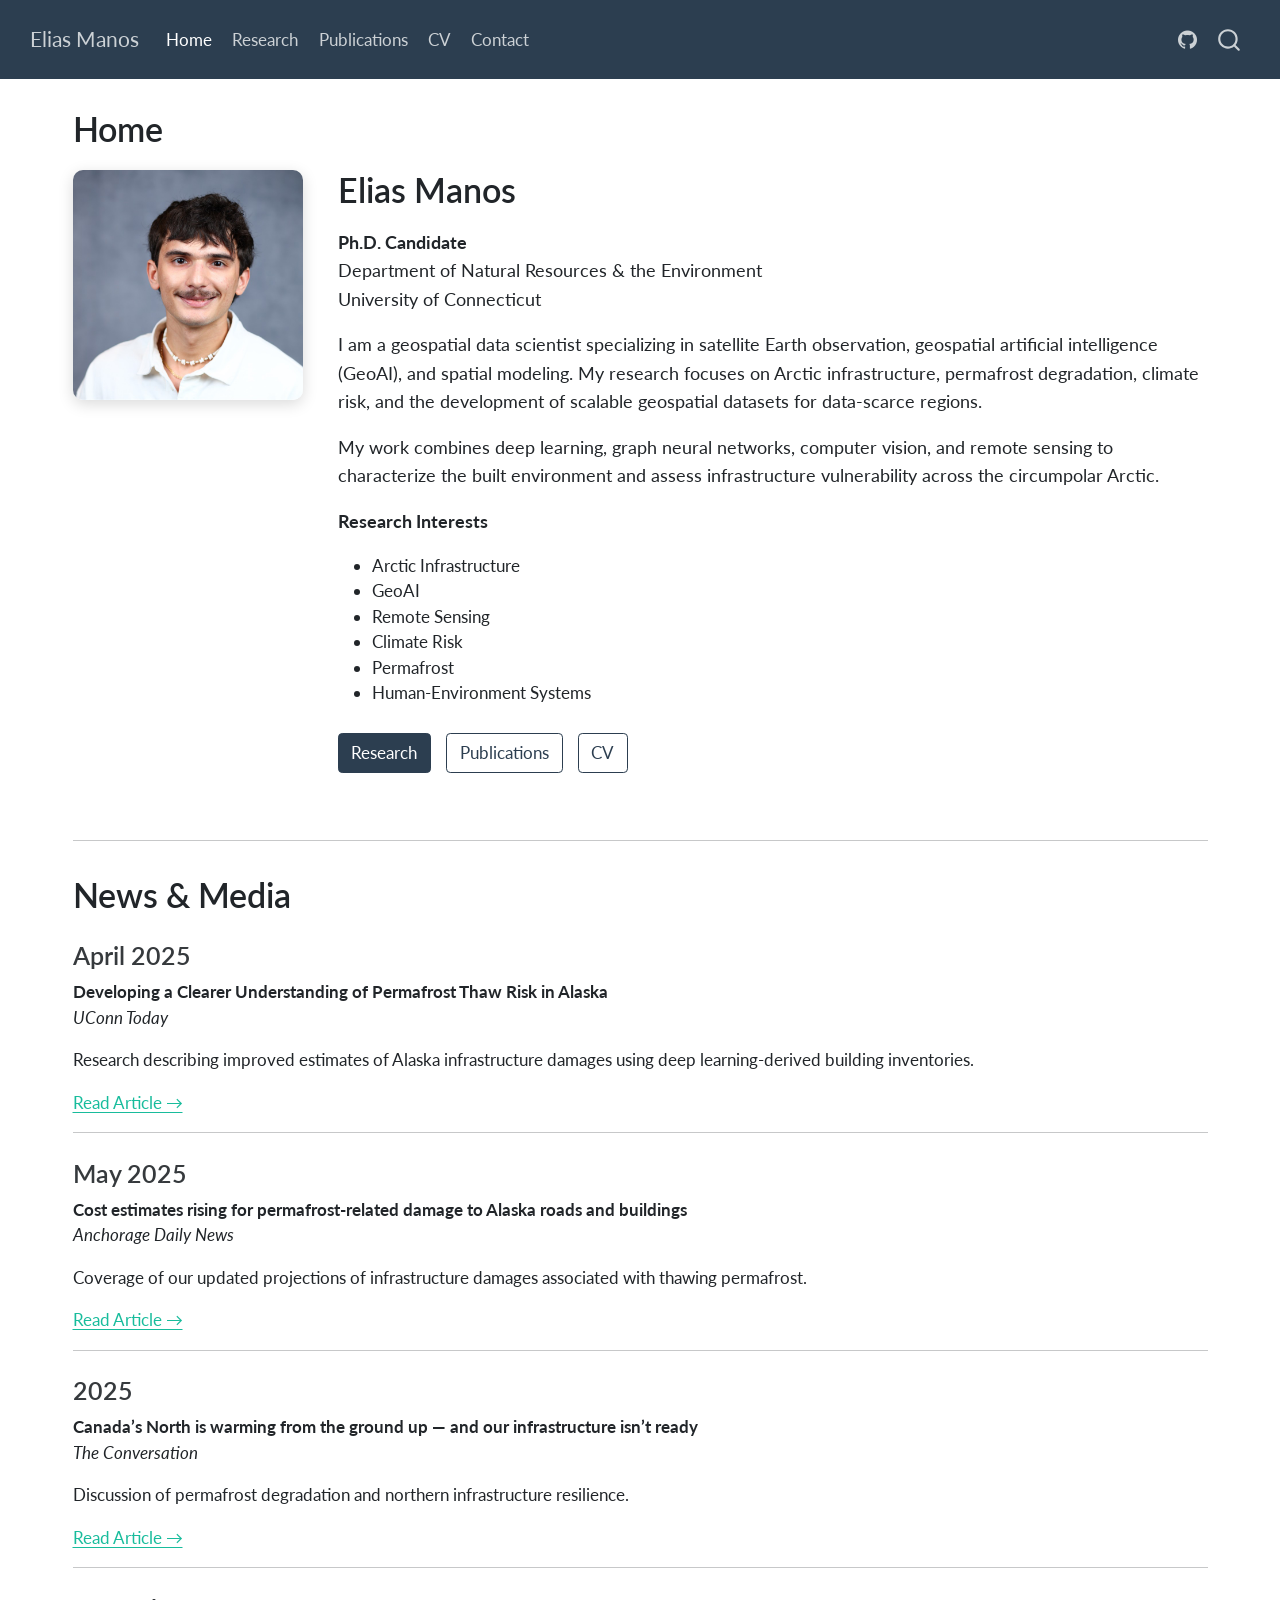
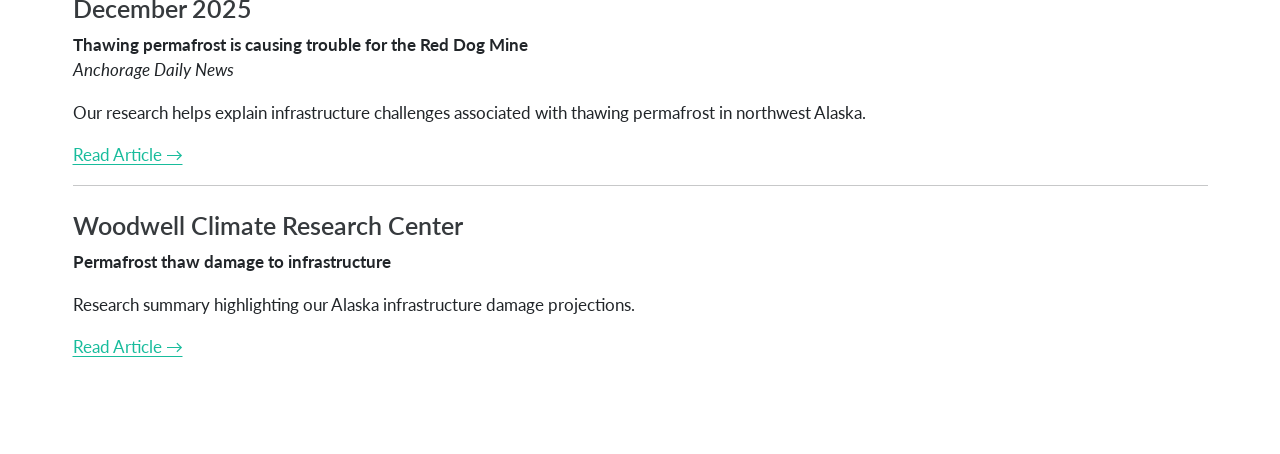
<file: docs/index.html>
<!DOCTYPE html>
<html xmlns="http://www.w3.org/1999/xhtml" lang="en" xml:lang="en"><head>

<meta charset="utf-8">
<meta name="generator" content="quarto-1.9.38">

<meta name="viewport" content="width=device-width, initial-scale=1.0, user-scalable=yes">


<title>Home – Elias Manos</title>
<style>
/* Default styles provided by pandoc.
** See https://pandoc.org/MANUAL.html#variables-for-html for config info.
*/
code{white-space: pre-wrap;}
span.smallcaps{font-variant: small-caps;}
div.columns{display: flex; gap: min(4vw, 1.5em);}
div.column{flex: auto; overflow-x: auto;}
div.hanging-indent{margin-left: 1.5em; text-indent: -1.5em;}
ul.task-list{list-style: none;}
ul.task-list li input[type="checkbox"] {
  width: 0.8em;
  margin: 0 0.8em 0.2em -1em; /* quarto-specific, see https://github.com/quarto-dev/quarto-cli/issues/4556 */ 
  vertical-align: middle;
}
</style>


<script src="site_libs/quarto-nav/quarto-nav.js"></script>
<script src="site_libs/quarto-nav/headroom.min.js"></script>
<script src="site_libs/clipboard/clipboard.min.js"></script>
<script src="site_libs/quarto-search/autocomplete.umd.js"></script>
<script src="site_libs/quarto-search/fuse.min.js"></script>
<script src="site_libs/quarto-search/quarto-search.js"></script>
<meta name="quarto:offset" content="./">
<script src="site_libs/quarto-html/quarto.js" type="module"></script>
<script src="site_libs/quarto-html/tabsets/tabsets.js" type="module"></script>
<script src="site_libs/quarto-html/popper.min.js"></script>
<script src="site_libs/quarto-html/tippy.umd.min.js"></script>
<script src="site_libs/quarto-html/anchor.min.js"></script>
<link href="site_libs/quarto-html/tippy.css" rel="stylesheet">
<link href="site_libs/quarto-html/quarto-syntax-highlighting-15634bcf2e68342d4ad2dfa704d543f6.css" rel="stylesheet" id="quarto-text-highlighting-styles">
<script src="site_libs/bootstrap/bootstrap.min.js"></script>
<link href="site_libs/bootstrap/bootstrap-icons.css" rel="stylesheet">
<link href="site_libs/bootstrap/bootstrap-6b423f165eeea3787de40cb4f8e821c3.min.css" rel="stylesheet" append-hash="true" id="quarto-bootstrap" data-mode="light">
<script id="quarto-search-options" type="application/json">{
  "location": "navbar",
  "copy-button": false,
  "collapse-after": 3,
  "panel-placement": "end",
  "type": "overlay",
  "limit": 50,
  "keyboard-shortcut": [
    "f",
    "/",
    "s"
  ],
  "show-item-context": false,
  "language": {
    "search-no-results-text": "No results",
    "search-matching-documents-text": "matching documents",
    "search-copy-link-title": "Copy link to search",
    "search-hide-matches-text": "Hide additional matches",
    "search-more-match-text": "more match in this document",
    "search-more-matches-text": "more matches in this document",
    "search-clear-button-title": "Clear",
    "search-text-placeholder": "",
    "search-detached-cancel-button-title": "Cancel",
    "search-submit-button-title": "Submit",
    "search-label": "Search"
  }
}</script>


<link rel="stylesheet" href="styles.css">
</head>

<body class="nav-fixed quarto-light">

<div id="quarto-search-results"></div>
  <header id="quarto-header" class="headroom fixed-top">
    <nav class="navbar navbar-expand-lg " data-bs-theme="dark">
      <div class="navbar-container container-fluid">
      <div class="navbar-brand-container mx-auto">
    <a class="navbar-brand" href="./index.html">
    <span class="navbar-title">Elias Manos</span>
    </a>
  </div>
            <div id="quarto-search" class="" title="Search"></div>
          <button class="navbar-toggler" type="button" data-bs-toggle="collapse" data-bs-target="#navbarCollapse" aria-controls="navbarCollapse" role="menu" aria-expanded="false" aria-label="Toggle navigation" onclick="if (window.quartoToggleHeadroom) { window.quartoToggleHeadroom(); }">
  <span class="navbar-toggler-icon"></span>
</button>
          <div class="collapse navbar-collapse" id="navbarCollapse">
            <ul class="navbar-nav navbar-nav-scroll me-auto">
  <li class="nav-item">
    <a class="nav-link active" href="./index.html" aria-current="page"> 
<span class="menu-text">Home</span></a>
  </li>  
  <li class="nav-item">
    <a class="nav-link" href="./research.html"> 
<span class="menu-text">Research</span></a>
  </li>  
  <li class="nav-item">
    <a class="nav-link" href="./publications.html"> 
<span class="menu-text">Publications</span></a>
  </li>  
  <li class="nav-item">
    <a class="nav-link" href="./cv.html"> 
<span class="menu-text">CV</span></a>
  </li>  
  <li class="nav-item">
    <a class="nav-link" href="./contact.html"> 
<span class="menu-text">Contact</span></a>
  </li>  
</ul>
            <ul class="navbar-nav navbar-nav-scroll ms-auto">
  <li class="nav-item compact">
    <a class="nav-link" href="https://github.com/eliasm56"> <i class="bi bi-github" role="img">
</i> 
<span class="menu-text"></span></a>
  </li>  
</ul>
          </div> <!-- /navcollapse -->
            <div class="quarto-navbar-tools">
</div>
      </div> <!-- /container-fluid -->
    </nav>
</header>
<!-- content -->
<div id="quarto-content" class="quarto-container page-columns page-rows-contents page-layout-full page-navbar">
<!-- sidebar -->
<!-- margin-sidebar -->
    
<!-- main -->
<main class="content column-page" id="quarto-document-content">

<header id="title-block-header" class="quarto-title-block default">
<div class="quarto-title">
<h1 class="title">Home</h1>
</div>



<div class="quarto-title-meta column-page">

    
  
    
  </div>
  


</header>


<div class="bio">
<p><img src="assets/images/profile.jpg" class="profile-img img-fluid"></p>
<section id="elias-manos" class="level1 bio-text">
<h1>Elias Manos</h1>
<p><strong>Ph.D.&nbsp;Candidate</strong><br>
Department of Natural Resources &amp; the Environment<br>
University of Connecticut</p>
<p>I am a geospatial data scientist specializing in satellite Earth observation, geospatial artificial intelligence (GeoAI), and spatial modeling. My research focuses on Arctic infrastructure, permafrost degradation, climate risk, and the development of scalable geospatial datasets for data-scarce regions.</p>
<p>My work combines deep learning, graph neural networks, computer vision, and remote sensing to characterize the built environment and assess infrastructure vulnerability across the circumpolar Arctic.</p>
<p><strong>Research Interests</strong></p>
<ul>
<li>Arctic Infrastructure</li>
<li>GeoAI</li>
<li>Remote Sensing</li>
<li>Climate Risk</li>
<li>Permafrost</li>
<li>Human-Environment Systems</li>
</ul>
<p><a href="research.html" class="btn btn-primary">Research</a> <a href="publications.html" class="btn btn-outline-primary">Publications</a> <a href="cv.html" class="btn btn-outline-primary">CV</a></p>
</section>
</div>
<hr>
<section id="news-media" class="level1">
<h1>News &amp; Media</h1>
<section id="april-2025" class="level3">
<h3 class="anchored" data-anchor-id="april-2025">April 2025</h3>
<p><strong>Developing a Clearer Understanding of Permafrost Thaw Risk in Alaska</strong><br>
<em>UConn Today</em></p>
<p>Research describing improved estimates of Alaska infrastructure damages using deep learning-derived building inventories.</p>
<p><a href="https://today.uconn.edu/2025/04/developing-a-clearer-understanding-of-permafrost-thaw-risk-in-alaska/">Read Article →</a></p>
<hr>
</section>
<section id="may-2025" class="level3">
<h3 class="anchored" data-anchor-id="may-2025">May 2025</h3>
<p><strong>Cost estimates rising for permafrost-related damage to Alaska roads and buildings</strong><br>
<em>Anchorage Daily News</em></p>
<p>Coverage of our updated projections of infrastructure damages associated with thawing permafrost.</p>
<p><a href="https://www.adn.com/alaska-news/science/2025/05/09/cost-estimates-rising-for-permafrost-related-damage-to-alaska-roads-and-buildings/">Read Article →</a></p>
<hr>
</section>
<section id="section" class="level3">
<h3 class="anchored" data-anchor-id="section">2025</h3>
<p><strong>Canada’s North is warming from the ground up — and our infrastructure isn’t ready</strong><br>
<em>The Conversation</em></p>
<p>Discussion of permafrost degradation and northern infrastructure resilience.</p>
<p><a href="https://theconversation.com/canadas-north-is-warming-from-the-ground-up-and-our-infrastructure-isnt-ready-272005">Read Article →</a></p>
<hr>
</section>
<section id="december-2025" class="level3">
<h3 class="anchored" data-anchor-id="december-2025">December 2025</h3>
<p><strong>Thawing permafrost is causing trouble for the Red Dog Mine</strong><br>
<em>Anchorage Daily News</em></p>
<p>Our research helps explain infrastructure challenges associated with thawing permafrost in northwest Alaska.</p>
<p><a href="https://www.adn.com/alaska-news/rural-alaska/2025/12/07/thawing-permafrost-is-causing-trouble-for-the-red-dog-mine-solutions-could-be-costly/">Read Article →</a></p>
<hr>
</section>
<section id="woodwell-climate-research-center" class="level3">
<h3 class="anchored" data-anchor-id="woodwell-climate-research-center">Woodwell Climate Research Center</h3>
<p><strong>Permafrost thaw damage to infrastructure</strong></p>
<p>Research summary highlighting our Alaska infrastructure damage projections.</p>
<p><a href="https://www.woodwellclimate.org/permafrost-thaw-infrastructure-damage-alaska/">Read Article →</a></p>


</section>
</section>

</main> <!-- /main -->
<script id="quarto-html-after-body" type="application/javascript">
  window.document.addEventListener("DOMContentLoaded", function (event) {
    const icon = "";
    const anchorJS = new window.AnchorJS();
    anchorJS.options = {
      placement: 'right',
      icon: icon
    };
    anchorJS.add('.anchored');
    const isCodeAnnotation = (el) => {
      for (const clz of el.classList) {
        if (clz.startsWith('code-annotation-')) {                     
          return true;
        }
      }
      return false;
    }
    const onCopySuccess = function(e) {
      // button target
      const button = e.trigger;
      // don't keep focus
      button.blur();
      // flash "checked"
      button.classList.add('code-copy-button-checked');
      var currentTitle = button.getAttribute("title");
      button.setAttribute("title", "Copied!");
      let tooltip;
      if (window.bootstrap) {
        button.setAttribute("data-bs-toggle", "tooltip");
        button.setAttribute("data-bs-placement", "left");
        button.setAttribute("data-bs-title", "Copied!");
        tooltip = new bootstrap.Tooltip(button, 
          { trigger: "manual", 
            customClass: "code-copy-button-tooltip",
            offset: [0, -8]});
        tooltip.show();    
      }
      setTimeout(function() {
        if (tooltip) {
          tooltip.hide();
          button.removeAttribute("data-bs-title");
          button.removeAttribute("data-bs-toggle");
          button.removeAttribute("data-bs-placement");
        }
        button.setAttribute("title", currentTitle);
        button.classList.remove('code-copy-button-checked');
      }, 1000);
      // clear code selection
      e.clearSelection();
    }
    const getTextToCopy = function(trigger) {
      const outerScaffold = trigger.parentElement.cloneNode(true);
      const codeEl = outerScaffold.querySelector('code');
      for (const childEl of codeEl.children) {
        if (isCodeAnnotation(childEl)) {
          childEl.remove();
        }
      }
      return codeEl.innerText;
    }
    const clipboard = new window.ClipboardJS('.code-copy-button:not([data-in-quarto-modal])', {
      text: getTextToCopy
    });
    clipboard.on('success', onCopySuccess);
    if (window.document.getElementById('quarto-embedded-source-code-modal')) {
      const clipboardModal = new window.ClipboardJS('.code-copy-button[data-in-quarto-modal]', {
        text: getTextToCopy,
        container: window.document.getElementById('quarto-embedded-source-code-modal')
      });
      clipboardModal.on('success', onCopySuccess);
    }
      var localhostRegex = new RegExp(/^(?:http|https):\/\/localhost\:?[0-9]*\//);
      var mailtoRegex = new RegExp(/^mailto:/);
        var filterRegex = new RegExp('/' + window.location.host + '/');
      var isInternal = (href) => {
          return filterRegex.test(href) || localhostRegex.test(href) || mailtoRegex.test(href);
      }
      // Inspect non-navigation links and adorn them if external
     var links = window.document.querySelectorAll('a[href]:not(.nav-link):not(.navbar-brand):not(.toc-action):not(.sidebar-link):not(.sidebar-item-toggle):not(.pagination-link):not(.no-external):not([aria-hidden]):not(.dropdown-item):not(.quarto-navigation-tool):not(.about-link)');
      for (var i=0; i<links.length; i++) {
        const link = links[i];
        if (!isInternal(link.href)) {
          // undo the damage that might have been done by quarto-nav.js in the case of
          // links that we want to consider external
          if (link.dataset.originalHref !== undefined) {
            link.href = link.dataset.originalHref;
          }
        }
      }
    function tippyHover(el, contentFn, onTriggerFn, onUntriggerFn) {
      const config = {
        allowHTML: true,
        maxWidth: 500,
        delay: 100,
        arrow: false,
        appendTo: function(el) {
            return el.parentElement;
        },
        interactive: true,
        interactiveBorder: 10,
        theme: 'quarto',
        placement: 'bottom-start',
      };
      if (contentFn) {
        config.content = contentFn;
      }
      if (onTriggerFn) {
        config.onTrigger = onTriggerFn;
      }
      if (onUntriggerFn) {
        config.onUntrigger = onUntriggerFn;
      }
      window.tippy(el, config); 
    }
    const noterefs = window.document.querySelectorAll('a[role="doc-noteref"]');
    for (var i=0; i<noterefs.length; i++) {
      const ref = noterefs[i];
      tippyHover(ref, function() {
        // use id or data attribute instead here
        let href = ref.getAttribute('data-footnote-href') || ref.getAttribute('href');
        try { href = new URL(href).hash; } catch {}
        const id = href.replace(/^#\/?/, "");
        const note = window.document.getElementById(id);
        if (note) {
          return note.innerHTML;
        } else {
          return "";
        }
      });
    }
    const xrefs = window.document.querySelectorAll('a.quarto-xref');
    const processXRef = (id, note) => {
      // Strip column container classes
      const stripColumnClz = (el) => {
        el.classList.remove("page-full", "page-columns");
        if (el.children) {
          for (const child of el.children) {
            stripColumnClz(child);
          }
        }
      }
      stripColumnClz(note)
      if (id === null || id.startsWith('sec-')) {
        // Special case sections, only their first couple elements
        const container = document.createElement("div");
        if (note.children && note.children.length > 2) {
          container.appendChild(note.children[0].cloneNode(true));
          for (let i = 1; i < note.children.length; i++) {
            const child = note.children[i];
            if (child.tagName === "P" && child.innerText === "") {
              continue;
            } else {
              container.appendChild(child.cloneNode(true));
              break;
            }
          }
          if (window.Quarto?.typesetMath) {
            window.Quarto.typesetMath(container);
          }
          return container.innerHTML
        } else {
          if (window.Quarto?.typesetMath) {
            window.Quarto.typesetMath(note);
          }
          return note.innerHTML;
        }
      } else {
        // Remove any anchor links if they are present
        const anchorLink = note.querySelector('a.anchorjs-link');
        if (anchorLink) {
          anchorLink.remove();
        }
        if (window.Quarto?.typesetMath) {
          window.Quarto.typesetMath(note);
        }
        if (note.classList.contains("callout")) {
          return note.outerHTML;
        } else {
          return note.innerHTML;
        }
      }
    }
    for (var i=0; i<xrefs.length; i++) {
      const xref = xrefs[i];
      tippyHover(xref, undefined, function(instance) {
        instance.disable();
        let url = xref.getAttribute('href');
        let hash = undefined; 
        if (url.startsWith('#')) {
          hash = url;
        } else {
          try { hash = new URL(url).hash; } catch {}
        }
        if (hash) {
          const id = hash.replace(/^#\/?/, "");
          const note = window.document.getElementById(id);
          if (note !== null) {
            try {
              const html = processXRef(id, note.cloneNode(true));
              instance.setContent(html);
            } finally {
              instance.enable();
              instance.show();
            }
          } else {
            // See if we can fetch this
            fetch(url.split('#')[0])
            .then(res => res.text())
            .then(html => {
              const parser = new DOMParser();
              const htmlDoc = parser.parseFromString(html, "text/html");
              const note = htmlDoc.getElementById(id);
              if (note !== null) {
                const html = processXRef(id, note);
                instance.setContent(html);
              } 
            }).finally(() => {
              instance.enable();
              instance.show();
            });
          }
        } else {
          // See if we can fetch a full url (with no hash to target)
          // This is a special case and we should probably do some content thinning / targeting
          fetch(url)
          .then(res => res.text())
          .then(html => {
            const parser = new DOMParser();
            const htmlDoc = parser.parseFromString(html, "text/html");
            const note = htmlDoc.querySelector('main.content');
            if (note !== null) {
              // This should only happen for chapter cross references
              // (since there is no id in the URL)
              // remove the first header
              if (note.children.length > 0 && note.children[0].tagName === "HEADER") {
                note.children[0].remove();
              }
              const html = processXRef(null, note);
              instance.setContent(html);
            } 
          }).finally(() => {
            instance.enable();
            instance.show();
          });
        }
      }, function(instance) {
      });
    }
        let selectedAnnoteEl;
        const selectorForAnnotation = ( cell, annotation) => {
          let cellAttr = 'data-code-cell="' + cell + '"';
          let lineAttr = 'data-code-annotation="' +  annotation + '"';
          const selector = 'span[' + cellAttr + '][' + lineAttr + ']';
          return selector;
        }
        const selectCodeLines = (annoteEl) => {
          const doc = window.document;
          const targetCell = annoteEl.getAttribute("data-target-cell");
          const targetAnnotation = annoteEl.getAttribute("data-target-annotation");
          const annoteSpan = window.document.querySelector(selectorForAnnotation(targetCell, targetAnnotation));
          const lines = annoteSpan.getAttribute("data-code-lines").split(",");
          const lineIds = lines.map((line) => {
            return targetCell + "-" + line;
          })
          let top = null;
          let height = null;
          let parent = null;
          if (lineIds.length > 0) {
              //compute the position of the single el (top and bottom and make a div)
              const el = window.document.getElementById(lineIds[0]);
              top = el.offsetTop;
              height = el.offsetHeight;
              parent = el.parentElement.parentElement;
            if (lineIds.length > 1) {
              const lastEl = window.document.getElementById(lineIds[lineIds.length - 1]);
              const bottom = lastEl.offsetTop + lastEl.offsetHeight;
              height = bottom - top;
            }
            if (top !== null && height !== null && parent !== null) {
              // cook up a div (if necessary) and position it 
              let div = window.document.getElementById("code-annotation-line-highlight");
              if (div === null) {
                div = window.document.createElement("div");
                div.setAttribute("id", "code-annotation-line-highlight");
                div.style.position = 'absolute';
                parent.appendChild(div);
              }
              div.style.top = top - 2 + "px";
              div.style.height = height + 4 + "px";
              div.style.left = 0;
              let gutterDiv = window.document.getElementById("code-annotation-line-highlight-gutter");
              if (gutterDiv === null) {
                gutterDiv = window.document.createElement("div");
                gutterDiv.setAttribute("id", "code-annotation-line-highlight-gutter");
                gutterDiv.style.position = 'absolute';
                const codeCell = window.document.getElementById(targetCell);
                const gutter = codeCell.querySelector('.code-annotation-gutter');
                gutter.appendChild(gutterDiv);
              }
              gutterDiv.style.top = top - 2 + "px";
              gutterDiv.style.height = height + 4 + "px";
            }
            selectedAnnoteEl = annoteEl;
          }
        };
        const unselectCodeLines = () => {
          const elementsIds = ["code-annotation-line-highlight", "code-annotation-line-highlight-gutter"];
          elementsIds.forEach((elId) => {
            const div = window.document.getElementById(elId);
            if (div) {
              div.remove();
            }
          });
          selectedAnnoteEl = undefined;
        };
          // Handle positioning of the toggle
      window.addEventListener(
        "resize",
        throttle(() => {
          elRect = undefined;
          if (selectedAnnoteEl) {
            selectCodeLines(selectedAnnoteEl);
          }
        }, 10)
      );
      function throttle(fn, ms) {
      let throttle = false;
      let timer;
        return (...args) => {
          if(!throttle) { // first call gets through
              fn.apply(this, args);
              throttle = true;
          } else { // all the others get throttled
              if(timer) clearTimeout(timer); // cancel #2
              timer = setTimeout(() => {
                fn.apply(this, args);
                timer = throttle = false;
              }, ms);
          }
        };
      }
        // Attach click handler to the DT
        const annoteDls = window.document.querySelectorAll('dt[data-target-cell]');
        for (const annoteDlNode of annoteDls) {
          annoteDlNode.addEventListener('click', (event) => {
            const clickedEl = event.target;
            if (clickedEl !== selectedAnnoteEl) {
              unselectCodeLines();
              const activeEl = window.document.querySelector('dt[data-target-cell].code-annotation-active');
              if (activeEl) {
                activeEl.classList.remove('code-annotation-active');
              }
              selectCodeLines(clickedEl);
              clickedEl.classList.add('code-annotation-active');
            } else {
              // Unselect the line
              unselectCodeLines();
              clickedEl.classList.remove('code-annotation-active');
            }
          });
        }
    const findCites = (el) => {
      const parentEl = el.parentElement;
      if (parentEl) {
        const cites = parentEl.dataset.cites;
        if (cites) {
          return {
            el,
            cites: cites.split(' ')
          };
        } else {
          return findCites(el.parentElement)
        }
      } else {
        return undefined;
      }
    };
    var bibliorefs = window.document.querySelectorAll('a[role="doc-biblioref"]');
    for (var i=0; i<bibliorefs.length; i++) {
      const ref = bibliorefs[i];
      const citeInfo = findCites(ref);
      if (citeInfo) {
        tippyHover(citeInfo.el, function() {
          var popup = window.document.createElement('div');
          citeInfo.cites.forEach(function(cite) {
            var citeDiv = window.document.createElement('div');
            citeDiv.classList.add('hanging-indent');
            citeDiv.classList.add('csl-entry');
            var biblioDiv = window.document.getElementById('ref-' + cite);
            if (biblioDiv) {
              citeDiv.innerHTML = biblioDiv.innerHTML;
            }
            popup.appendChild(citeDiv);
          });
          return popup.innerHTML;
        });
      }
    }
  });
  </script>
</div> <!-- /content -->




</body></html>
</file>
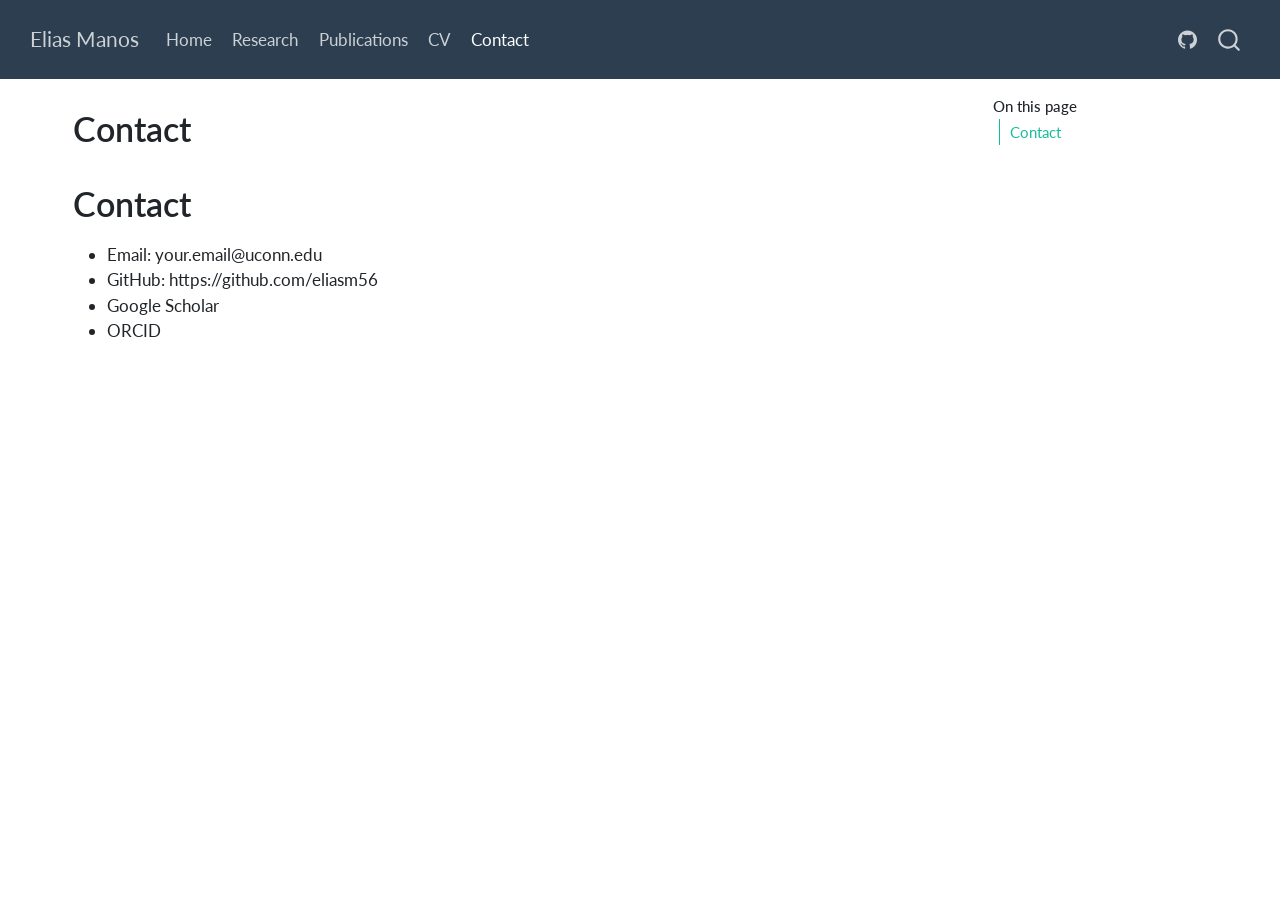
<file: docs/contact.html>
<!DOCTYPE html>
<html xmlns="http://www.w3.org/1999/xhtml" lang="en" xml:lang="en"><head>

<meta charset="utf-8">
<meta name="generator" content="quarto-1.9.38">

<meta name="viewport" content="width=device-width, initial-scale=1.0, user-scalable=yes">


<title>Contact – Elias Manos</title>
<style>
/* Default styles provided by pandoc.
** See https://pandoc.org/MANUAL.html#variables-for-html for config info.
*/
code{white-space: pre-wrap;}
span.smallcaps{font-variant: small-caps;}
div.columns{display: flex; gap: min(4vw, 1.5em);}
div.column{flex: auto; overflow-x: auto;}
div.hanging-indent{margin-left: 1.5em; text-indent: -1.5em;}
ul.task-list{list-style: none;}
ul.task-list li input[type="checkbox"] {
  width: 0.8em;
  margin: 0 0.8em 0.2em -1em; /* quarto-specific, see https://github.com/quarto-dev/quarto-cli/issues/4556 */ 
  vertical-align: middle;
}
</style>


<script src="site_libs/quarto-nav/quarto-nav.js"></script>
<script src="site_libs/quarto-nav/headroom.min.js"></script>
<script src="site_libs/clipboard/clipboard.min.js"></script>
<script src="site_libs/quarto-search/autocomplete.umd.js"></script>
<script src="site_libs/quarto-search/fuse.min.js"></script>
<script src="site_libs/quarto-search/quarto-search.js"></script>
<meta name="quarto:offset" content="./">
<script src="site_libs/quarto-html/quarto.js" type="module"></script>
<script src="site_libs/quarto-html/tabsets/tabsets.js" type="module"></script>
<script src="site_libs/quarto-html/popper.min.js"></script>
<script src="site_libs/quarto-html/tippy.umd.min.js"></script>
<script src="site_libs/quarto-html/anchor.min.js"></script>
<link href="site_libs/quarto-html/tippy.css" rel="stylesheet">
<link href="site_libs/quarto-html/quarto-syntax-highlighting-15634bcf2e68342d4ad2dfa704d543f6.css" rel="stylesheet" id="quarto-text-highlighting-styles">
<script src="site_libs/bootstrap/bootstrap.min.js"></script>
<link href="site_libs/bootstrap/bootstrap-icons.css" rel="stylesheet">
<link href="site_libs/bootstrap/bootstrap-6b423f165eeea3787de40cb4f8e821c3.min.css" rel="stylesheet" append-hash="true" id="quarto-bootstrap" data-mode="light">
<script id="quarto-search-options" type="application/json">{
  "location": "navbar",
  "copy-button": false,
  "collapse-after": 3,
  "panel-placement": "end",
  "type": "overlay",
  "limit": 50,
  "keyboard-shortcut": [
    "f",
    "/",
    "s"
  ],
  "show-item-context": false,
  "language": {
    "search-no-results-text": "No results",
    "search-matching-documents-text": "matching documents",
    "search-copy-link-title": "Copy link to search",
    "search-hide-matches-text": "Hide additional matches",
    "search-more-match-text": "more match in this document",
    "search-more-matches-text": "more matches in this document",
    "search-clear-button-title": "Clear",
    "search-text-placeholder": "",
    "search-detached-cancel-button-title": "Cancel",
    "search-submit-button-title": "Submit",
    "search-label": "Search"
  }
}</script>


<link rel="stylesheet" href="styles.css">
</head>

<body class="nav-fixed quarto-light">

<div id="quarto-search-results"></div>
  <header id="quarto-header" class="headroom fixed-top">
    <nav class="navbar navbar-expand-lg " data-bs-theme="dark">
      <div class="navbar-container container-fluid">
      <div class="navbar-brand-container mx-auto">
    <a class="navbar-brand" href="./index.html">
    <span class="navbar-title">Elias Manos</span>
    </a>
  </div>
            <div id="quarto-search" class="" title="Search"></div>
          <button class="navbar-toggler" type="button" data-bs-toggle="collapse" data-bs-target="#navbarCollapse" aria-controls="navbarCollapse" role="menu" aria-expanded="false" aria-label="Toggle navigation" onclick="if (window.quartoToggleHeadroom) { window.quartoToggleHeadroom(); }">
  <span class="navbar-toggler-icon"></span>
</button>
          <div class="collapse navbar-collapse" id="navbarCollapse">
            <ul class="navbar-nav navbar-nav-scroll me-auto">
  <li class="nav-item">
    <a class="nav-link" href="./index.html"> 
<span class="menu-text">Home</span></a>
  </li>  
  <li class="nav-item">
    <a class="nav-link" href="./research.html"> 
<span class="menu-text">Research</span></a>
  </li>  
  <li class="nav-item">
    <a class="nav-link" href="./publications.html"> 
<span class="menu-text">Publications</span></a>
  </li>  
  <li class="nav-item">
    <a class="nav-link" href="./cv.html"> 
<span class="menu-text">CV</span></a>
  </li>  
  <li class="nav-item">
    <a class="nav-link active" href="./contact.html" aria-current="page"> 
<span class="menu-text">Contact</span></a>
  </li>  
</ul>
            <ul class="navbar-nav navbar-nav-scroll ms-auto">
  <li class="nav-item compact">
    <a class="nav-link" href="https://github.com/eliasm56"> <i class="bi bi-github" role="img">
</i> 
<span class="menu-text"></span></a>
  </li>  
</ul>
          </div> <!-- /navcollapse -->
            <div class="quarto-navbar-tools">
</div>
      </div> <!-- /container-fluid -->
    </nav>
</header>
<!-- content -->
<div id="quarto-content" class="quarto-container page-columns page-rows-contents page-layout-full page-navbar">
<!-- sidebar -->
<!-- margin-sidebar -->
    <div id="quarto-margin-sidebar" class="sidebar margin-sidebar">
        <nav id="TOC" role="doc-toc" class="toc-active">
    <h2 id="toc-title">On this page</h2>
   
  <ul>
  <li><a href="#contact" id="toc-contact" class="nav-link active" data-scroll-target="#contact">Contact</a></li>
  </ul>
</nav>
    </div>
<!-- main -->
<main class="content column-page-left" id="quarto-document-content">

<header id="title-block-header" class="quarto-title-block default">
<div class="quarto-title">
<h1 class="title">Contact</h1>
</div>



<div class="quarto-title-meta column-page-left">

    
  
    
  </div>
  


</header>


<section id="contact" class="level1">
<h1>Contact</h1>
<ul>
<li>Email: your.email@uconn.edu</li>
<li>GitHub: https://github.com/eliasm56</li>
<li>Google Scholar</li>
<li>ORCID</li>
</ul>


</section>

</main> <!-- /main -->
<script id="quarto-html-after-body" type="application/javascript">
  window.document.addEventListener("DOMContentLoaded", function (event) {
    const icon = "";
    const anchorJS = new window.AnchorJS();
    anchorJS.options = {
      placement: 'right',
      icon: icon
    };
    anchorJS.add('.anchored');
    const isCodeAnnotation = (el) => {
      for (const clz of el.classList) {
        if (clz.startsWith('code-annotation-')) {                     
          return true;
        }
      }
      return false;
    }
    const onCopySuccess = function(e) {
      // button target
      const button = e.trigger;
      // don't keep focus
      button.blur();
      // flash "checked"
      button.classList.add('code-copy-button-checked');
      var currentTitle = button.getAttribute("title");
      button.setAttribute("title", "Copied!");
      let tooltip;
      if (window.bootstrap) {
        button.setAttribute("data-bs-toggle", "tooltip");
        button.setAttribute("data-bs-placement", "left");
        button.setAttribute("data-bs-title", "Copied!");
        tooltip = new bootstrap.Tooltip(button, 
          { trigger: "manual", 
            customClass: "code-copy-button-tooltip",
            offset: [0, -8]});
        tooltip.show();    
      }
      setTimeout(function() {
        if (tooltip) {
          tooltip.hide();
          button.removeAttribute("data-bs-title");
          button.removeAttribute("data-bs-toggle");
          button.removeAttribute("data-bs-placement");
        }
        button.setAttribute("title", currentTitle);
        button.classList.remove('code-copy-button-checked');
      }, 1000);
      // clear code selection
      e.clearSelection();
    }
    const getTextToCopy = function(trigger) {
      const outerScaffold = trigger.parentElement.cloneNode(true);
      const codeEl = outerScaffold.querySelector('code');
      for (const childEl of codeEl.children) {
        if (isCodeAnnotation(childEl)) {
          childEl.remove();
        }
      }
      return codeEl.innerText;
    }
    const clipboard = new window.ClipboardJS('.code-copy-button:not([data-in-quarto-modal])', {
      text: getTextToCopy
    });
    clipboard.on('success', onCopySuccess);
    if (window.document.getElementById('quarto-embedded-source-code-modal')) {
      const clipboardModal = new window.ClipboardJS('.code-copy-button[data-in-quarto-modal]', {
        text: getTextToCopy,
        container: window.document.getElementById('quarto-embedded-source-code-modal')
      });
      clipboardModal.on('success', onCopySuccess);
    }
      var localhostRegex = new RegExp(/^(?:http|https):\/\/localhost\:?[0-9]*\//);
      var mailtoRegex = new RegExp(/^mailto:/);
        var filterRegex = new RegExp('/' + window.location.host + '/');
      var isInternal = (href) => {
          return filterRegex.test(href) || localhostRegex.test(href) || mailtoRegex.test(href);
      }
      // Inspect non-navigation links and adorn them if external
     var links = window.document.querySelectorAll('a[href]:not(.nav-link):not(.navbar-brand):not(.toc-action):not(.sidebar-link):not(.sidebar-item-toggle):not(.pagination-link):not(.no-external):not([aria-hidden]):not(.dropdown-item):not(.quarto-navigation-tool):not(.about-link)');
      for (var i=0; i<links.length; i++) {
        const link = links[i];
        if (!isInternal(link.href)) {
          // undo the damage that might have been done by quarto-nav.js in the case of
          // links that we want to consider external
          if (link.dataset.originalHref !== undefined) {
            link.href = link.dataset.originalHref;
          }
        }
      }
    function tippyHover(el, contentFn, onTriggerFn, onUntriggerFn) {
      const config = {
        allowHTML: true,
        maxWidth: 500,
        delay: 100,
        arrow: false,
        appendTo: function(el) {
            return el.parentElement;
        },
        interactive: true,
        interactiveBorder: 10,
        theme: 'quarto',
        placement: 'bottom-start',
      };
      if (contentFn) {
        config.content = contentFn;
      }
      if (onTriggerFn) {
        config.onTrigger = onTriggerFn;
      }
      if (onUntriggerFn) {
        config.onUntrigger = onUntriggerFn;
      }
      window.tippy(el, config); 
    }
    const noterefs = window.document.querySelectorAll('a[role="doc-noteref"]');
    for (var i=0; i<noterefs.length; i++) {
      const ref = noterefs[i];
      tippyHover(ref, function() {
        // use id or data attribute instead here
        let href = ref.getAttribute('data-footnote-href') || ref.getAttribute('href');
        try { href = new URL(href).hash; } catch {}
        const id = href.replace(/^#\/?/, "");
        const note = window.document.getElementById(id);
        if (note) {
          return note.innerHTML;
        } else {
          return "";
        }
      });
    }
    const xrefs = window.document.querySelectorAll('a.quarto-xref');
    const processXRef = (id, note) => {
      // Strip column container classes
      const stripColumnClz = (el) => {
        el.classList.remove("page-full", "page-columns");
        if (el.children) {
          for (const child of el.children) {
            stripColumnClz(child);
          }
        }
      }
      stripColumnClz(note)
      if (id === null || id.startsWith('sec-')) {
        // Special case sections, only their first couple elements
        const container = document.createElement("div");
        if (note.children && note.children.length > 2) {
          container.appendChild(note.children[0].cloneNode(true));
          for (let i = 1; i < note.children.length; i++) {
            const child = note.children[i];
            if (child.tagName === "P" && child.innerText === "") {
              continue;
            } else {
              container.appendChild(child.cloneNode(true));
              break;
            }
          }
          if (window.Quarto?.typesetMath) {
            window.Quarto.typesetMath(container);
          }
          return container.innerHTML
        } else {
          if (window.Quarto?.typesetMath) {
            window.Quarto.typesetMath(note);
          }
          return note.innerHTML;
        }
      } else {
        // Remove any anchor links if they are present
        const anchorLink = note.querySelector('a.anchorjs-link');
        if (anchorLink) {
          anchorLink.remove();
        }
        if (window.Quarto?.typesetMath) {
          window.Quarto.typesetMath(note);
        }
        if (note.classList.contains("callout")) {
          return note.outerHTML;
        } else {
          return note.innerHTML;
        }
      }
    }
    for (var i=0; i<xrefs.length; i++) {
      const xref = xrefs[i];
      tippyHover(xref, undefined, function(instance) {
        instance.disable();
        let url = xref.getAttribute('href');
        let hash = undefined; 
        if (url.startsWith('#')) {
          hash = url;
        } else {
          try { hash = new URL(url).hash; } catch {}
        }
        if (hash) {
          const id = hash.replace(/^#\/?/, "");
          const note = window.document.getElementById(id);
          if (note !== null) {
            try {
              const html = processXRef(id, note.cloneNode(true));
              instance.setContent(html);
            } finally {
              instance.enable();
              instance.show();
            }
          } else {
            // See if we can fetch this
            fetch(url.split('#')[0])
            .then(res => res.text())
            .then(html => {
              const parser = new DOMParser();
              const htmlDoc = parser.parseFromString(html, "text/html");
              const note = htmlDoc.getElementById(id);
              if (note !== null) {
                const html = processXRef(id, note);
                instance.setContent(html);
              } 
            }).finally(() => {
              instance.enable();
              instance.show();
            });
          }
        } else {
          // See if we can fetch a full url (with no hash to target)
          // This is a special case and we should probably do some content thinning / targeting
          fetch(url)
          .then(res => res.text())
          .then(html => {
            const parser = new DOMParser();
            const htmlDoc = parser.parseFromString(html, "text/html");
            const note = htmlDoc.querySelector('main.content');
            if (note !== null) {
              // This should only happen for chapter cross references
              // (since there is no id in the URL)
              // remove the first header
              if (note.children.length > 0 && note.children[0].tagName === "HEADER") {
                note.children[0].remove();
              }
              const html = processXRef(null, note);
              instance.setContent(html);
            } 
          }).finally(() => {
            instance.enable();
            instance.show();
          });
        }
      }, function(instance) {
      });
    }
        let selectedAnnoteEl;
        const selectorForAnnotation = ( cell, annotation) => {
          let cellAttr = 'data-code-cell="' + cell + '"';
          let lineAttr = 'data-code-annotation="' +  annotation + '"';
          const selector = 'span[' + cellAttr + '][' + lineAttr + ']';
          return selector;
        }
        const selectCodeLines = (annoteEl) => {
          const doc = window.document;
          const targetCell = annoteEl.getAttribute("data-target-cell");
          const targetAnnotation = annoteEl.getAttribute("data-target-annotation");
          const annoteSpan = window.document.querySelector(selectorForAnnotation(targetCell, targetAnnotation));
          const lines = annoteSpan.getAttribute("data-code-lines").split(",");
          const lineIds = lines.map((line) => {
            return targetCell + "-" + line;
          })
          let top = null;
          let height = null;
          let parent = null;
          if (lineIds.length > 0) {
              //compute the position of the single el (top and bottom and make a div)
              const el = window.document.getElementById(lineIds[0]);
              top = el.offsetTop;
              height = el.offsetHeight;
              parent = el.parentElement.parentElement;
            if (lineIds.length > 1) {
              const lastEl = window.document.getElementById(lineIds[lineIds.length - 1]);
              const bottom = lastEl.offsetTop + lastEl.offsetHeight;
              height = bottom - top;
            }
            if (top !== null && height !== null && parent !== null) {
              // cook up a div (if necessary) and position it 
              let div = window.document.getElementById("code-annotation-line-highlight");
              if (div === null) {
                div = window.document.createElement("div");
                div.setAttribute("id", "code-annotation-line-highlight");
                div.style.position = 'absolute';
                parent.appendChild(div);
              }
              div.style.top = top - 2 + "px";
              div.style.height = height + 4 + "px";
              div.style.left = 0;
              let gutterDiv = window.document.getElementById("code-annotation-line-highlight-gutter");
              if (gutterDiv === null) {
                gutterDiv = window.document.createElement("div");
                gutterDiv.setAttribute("id", "code-annotation-line-highlight-gutter");
                gutterDiv.style.position = 'absolute';
                const codeCell = window.document.getElementById(targetCell);
                const gutter = codeCell.querySelector('.code-annotation-gutter');
                gutter.appendChild(gutterDiv);
              }
              gutterDiv.style.top = top - 2 + "px";
              gutterDiv.style.height = height + 4 + "px";
            }
            selectedAnnoteEl = annoteEl;
          }
        };
        const unselectCodeLines = () => {
          const elementsIds = ["code-annotation-line-highlight", "code-annotation-line-highlight-gutter"];
          elementsIds.forEach((elId) => {
            const div = window.document.getElementById(elId);
            if (div) {
              div.remove();
            }
          });
          selectedAnnoteEl = undefined;
        };
          // Handle positioning of the toggle
      window.addEventListener(
        "resize",
        throttle(() => {
          elRect = undefined;
          if (selectedAnnoteEl) {
            selectCodeLines(selectedAnnoteEl);
          }
        }, 10)
      );
      function throttle(fn, ms) {
      let throttle = false;
      let timer;
        return (...args) => {
          if(!throttle) { // first call gets through
              fn.apply(this, args);
              throttle = true;
          } else { // all the others get throttled
              if(timer) clearTimeout(timer); // cancel #2
              timer = setTimeout(() => {
                fn.apply(this, args);
                timer = throttle = false;
              }, ms);
          }
        };
      }
        // Attach click handler to the DT
        const annoteDls = window.document.querySelectorAll('dt[data-target-cell]');
        for (const annoteDlNode of annoteDls) {
          annoteDlNode.addEventListener('click', (event) => {
            const clickedEl = event.target;
            if (clickedEl !== selectedAnnoteEl) {
              unselectCodeLines();
              const activeEl = window.document.querySelector('dt[data-target-cell].code-annotation-active');
              if (activeEl) {
                activeEl.classList.remove('code-annotation-active');
              }
              selectCodeLines(clickedEl);
              clickedEl.classList.add('code-annotation-active');
            } else {
              // Unselect the line
              unselectCodeLines();
              clickedEl.classList.remove('code-annotation-active');
            }
          });
        }
    const findCites = (el) => {
      const parentEl = el.parentElement;
      if (parentEl) {
        const cites = parentEl.dataset.cites;
        if (cites) {
          return {
            el,
            cites: cites.split(' ')
          };
        } else {
          return findCites(el.parentElement)
        }
      } else {
        return undefined;
      }
    };
    var bibliorefs = window.document.querySelectorAll('a[role="doc-biblioref"]');
    for (var i=0; i<bibliorefs.length; i++) {
      const ref = bibliorefs[i];
      const citeInfo = findCites(ref);
      if (citeInfo) {
        tippyHover(citeInfo.el, function() {
          var popup = window.document.createElement('div');
          citeInfo.cites.forEach(function(cite) {
            var citeDiv = window.document.createElement('div');
            citeDiv.classList.add('hanging-indent');
            citeDiv.classList.add('csl-entry');
            var biblioDiv = window.document.getElementById('ref-' + cite);
            if (biblioDiv) {
              citeDiv.innerHTML = biblioDiv.innerHTML;
            }
            popup.appendChild(citeDiv);
          });
          return popup.innerHTML;
        });
      }
    }
  });
  </script>
</div> <!-- /content -->




</body></html>
</file>
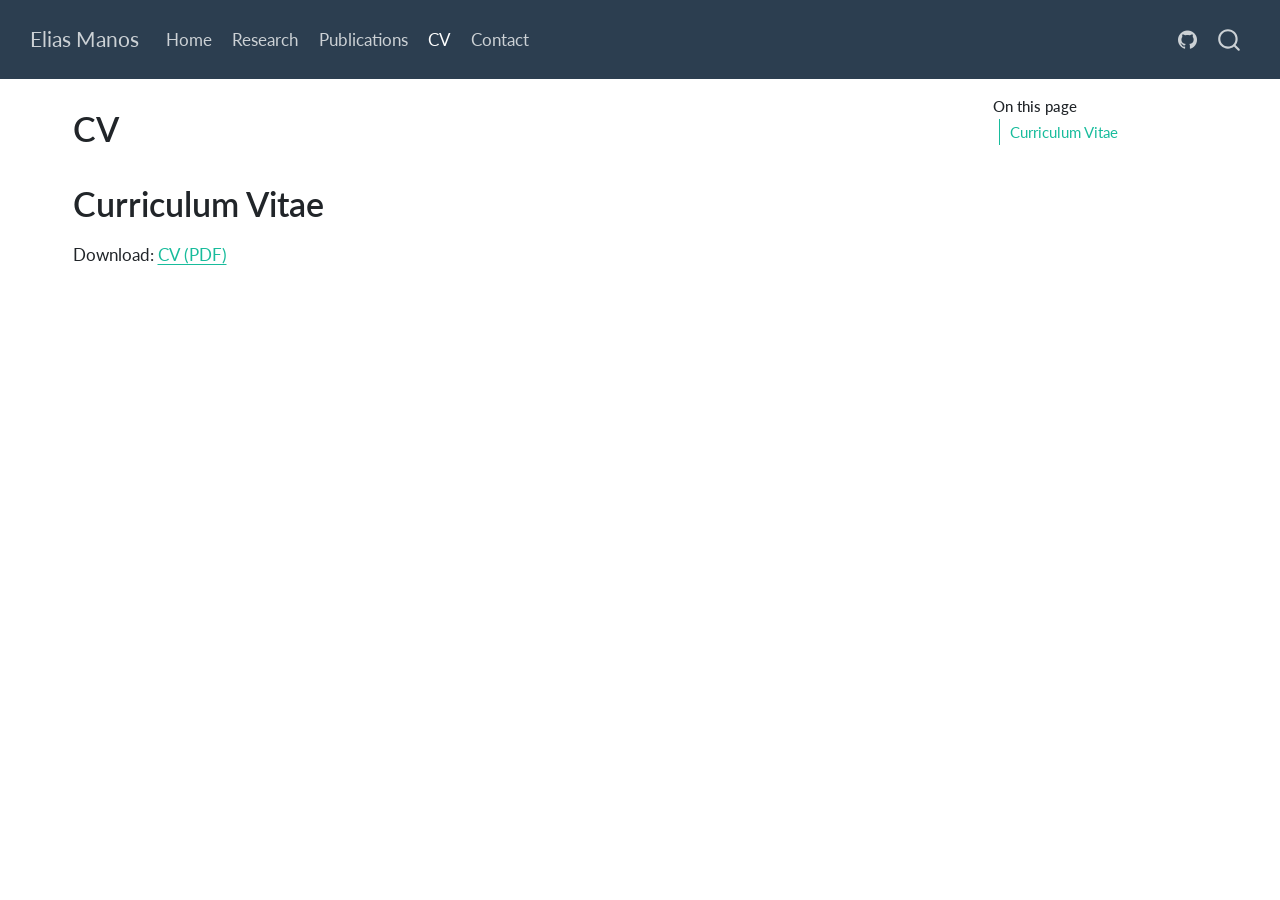
<file: docs/cv.html>
<!DOCTYPE html>
<html xmlns="http://www.w3.org/1999/xhtml" lang="en" xml:lang="en"><head>

<meta charset="utf-8">
<meta name="generator" content="quarto-1.9.38">

<meta name="viewport" content="width=device-width, initial-scale=1.0, user-scalable=yes">


<title>CV – Elias Manos</title>
<style>
/* Default styles provided by pandoc.
** See https://pandoc.org/MANUAL.html#variables-for-html for config info.
*/
code{white-space: pre-wrap;}
span.smallcaps{font-variant: small-caps;}
div.columns{display: flex; gap: min(4vw, 1.5em);}
div.column{flex: auto; overflow-x: auto;}
div.hanging-indent{margin-left: 1.5em; text-indent: -1.5em;}
ul.task-list{list-style: none;}
ul.task-list li input[type="checkbox"] {
  width: 0.8em;
  margin: 0 0.8em 0.2em -1em; /* quarto-specific, see https://github.com/quarto-dev/quarto-cli/issues/4556 */ 
  vertical-align: middle;
}
</style>


<script src="site_libs/quarto-nav/quarto-nav.js"></script>
<script src="site_libs/quarto-nav/headroom.min.js"></script>
<script src="site_libs/clipboard/clipboard.min.js"></script>
<script src="site_libs/quarto-search/autocomplete.umd.js"></script>
<script src="site_libs/quarto-search/fuse.min.js"></script>
<script src="site_libs/quarto-search/quarto-search.js"></script>
<meta name="quarto:offset" content="./">
<script src="site_libs/quarto-html/quarto.js" type="module"></script>
<script src="site_libs/quarto-html/tabsets/tabsets.js" type="module"></script>
<script src="site_libs/quarto-html/popper.min.js"></script>
<script src="site_libs/quarto-html/tippy.umd.min.js"></script>
<script src="site_libs/quarto-html/anchor.min.js"></script>
<link href="site_libs/quarto-html/tippy.css" rel="stylesheet">
<link href="site_libs/quarto-html/quarto-syntax-highlighting-15634bcf2e68342d4ad2dfa704d543f6.css" rel="stylesheet" id="quarto-text-highlighting-styles">
<script src="site_libs/bootstrap/bootstrap.min.js"></script>
<link href="site_libs/bootstrap/bootstrap-icons.css" rel="stylesheet">
<link href="site_libs/bootstrap/bootstrap-6b423f165eeea3787de40cb4f8e821c3.min.css" rel="stylesheet" append-hash="true" id="quarto-bootstrap" data-mode="light">
<script id="quarto-search-options" type="application/json">{
  "location": "navbar",
  "copy-button": false,
  "collapse-after": 3,
  "panel-placement": "end",
  "type": "overlay",
  "limit": 50,
  "keyboard-shortcut": [
    "f",
    "/",
    "s"
  ],
  "show-item-context": false,
  "language": {
    "search-no-results-text": "No results",
    "search-matching-documents-text": "matching documents",
    "search-copy-link-title": "Copy link to search",
    "search-hide-matches-text": "Hide additional matches",
    "search-more-match-text": "more match in this document",
    "search-more-matches-text": "more matches in this document",
    "search-clear-button-title": "Clear",
    "search-text-placeholder": "",
    "search-detached-cancel-button-title": "Cancel",
    "search-submit-button-title": "Submit",
    "search-label": "Search"
  }
}</script>


<link rel="stylesheet" href="styles.css">
</head>

<body class="nav-fixed quarto-light">

<div id="quarto-search-results"></div>
  <header id="quarto-header" class="headroom fixed-top">
    <nav class="navbar navbar-expand-lg " data-bs-theme="dark">
      <div class="navbar-container container-fluid">
      <div class="navbar-brand-container mx-auto">
    <a class="navbar-brand" href="./index.html">
    <span class="navbar-title">Elias Manos</span>
    </a>
  </div>
            <div id="quarto-search" class="" title="Search"></div>
          <button class="navbar-toggler" type="button" data-bs-toggle="collapse" data-bs-target="#navbarCollapse" aria-controls="navbarCollapse" role="menu" aria-expanded="false" aria-label="Toggle navigation" onclick="if (window.quartoToggleHeadroom) { window.quartoToggleHeadroom(); }">
  <span class="navbar-toggler-icon"></span>
</button>
          <div class="collapse navbar-collapse" id="navbarCollapse">
            <ul class="navbar-nav navbar-nav-scroll me-auto">
  <li class="nav-item">
    <a class="nav-link" href="./index.html"> 
<span class="menu-text">Home</span></a>
  </li>  
  <li class="nav-item">
    <a class="nav-link" href="./research.html"> 
<span class="menu-text">Research</span></a>
  </li>  
  <li class="nav-item">
    <a class="nav-link" href="./publications.html"> 
<span class="menu-text">Publications</span></a>
  </li>  
  <li class="nav-item">
    <a class="nav-link active" href="./cv.html" aria-current="page"> 
<span class="menu-text">CV</span></a>
  </li>  
  <li class="nav-item">
    <a class="nav-link" href="./contact.html"> 
<span class="menu-text">Contact</span></a>
  </li>  
</ul>
            <ul class="navbar-nav navbar-nav-scroll ms-auto">
  <li class="nav-item compact">
    <a class="nav-link" href="https://github.com/eliasm56"> <i class="bi bi-github" role="img">
</i> 
<span class="menu-text"></span></a>
  </li>  
</ul>
          </div> <!-- /navcollapse -->
            <div class="quarto-navbar-tools">
</div>
      </div> <!-- /container-fluid -->
    </nav>
</header>
<!-- content -->
<div id="quarto-content" class="quarto-container page-columns page-rows-contents page-layout-full page-navbar">
<!-- sidebar -->
<!-- margin-sidebar -->
    <div id="quarto-margin-sidebar" class="sidebar margin-sidebar">
        <nav id="TOC" role="doc-toc" class="toc-active">
    <h2 id="toc-title">On this page</h2>
   
  <ul>
  <li><a href="#curriculum-vitae" id="toc-curriculum-vitae" class="nav-link active" data-scroll-target="#curriculum-vitae">Curriculum Vitae</a></li>
  </ul>
</nav>
    </div>
<!-- main -->
<main class="content column-page-left" id="quarto-document-content">

<header id="title-block-header" class="quarto-title-block default">
<div class="quarto-title">
<h1 class="title">CV</h1>
</div>



<div class="quarto-title-meta column-page-left">

    
  
    
  </div>
  


</header>


<section id="curriculum-vitae" class="level1">
<h1>Curriculum Vitae</h1>
<p>Download: <a href="assets/CV.pdf">CV (PDF)</a></p>


</section>

</main> <!-- /main -->
<script id="quarto-html-after-body" type="application/javascript">
  window.document.addEventListener("DOMContentLoaded", function (event) {
    const icon = "";
    const anchorJS = new window.AnchorJS();
    anchorJS.options = {
      placement: 'right',
      icon: icon
    };
    anchorJS.add('.anchored');
    const isCodeAnnotation = (el) => {
      for (const clz of el.classList) {
        if (clz.startsWith('code-annotation-')) {                     
          return true;
        }
      }
      return false;
    }
    const onCopySuccess = function(e) {
      // button target
      const button = e.trigger;
      // don't keep focus
      button.blur();
      // flash "checked"
      button.classList.add('code-copy-button-checked');
      var currentTitle = button.getAttribute("title");
      button.setAttribute("title", "Copied!");
      let tooltip;
      if (window.bootstrap) {
        button.setAttribute("data-bs-toggle", "tooltip");
        button.setAttribute("data-bs-placement", "left");
        button.setAttribute("data-bs-title", "Copied!");
        tooltip = new bootstrap.Tooltip(button, 
          { trigger: "manual", 
            customClass: "code-copy-button-tooltip",
            offset: [0, -8]});
        tooltip.show();    
      }
      setTimeout(function() {
        if (tooltip) {
          tooltip.hide();
          button.removeAttribute("data-bs-title");
          button.removeAttribute("data-bs-toggle");
          button.removeAttribute("data-bs-placement");
        }
        button.setAttribute("title", currentTitle);
        button.classList.remove('code-copy-button-checked');
      }, 1000);
      // clear code selection
      e.clearSelection();
    }
    const getTextToCopy = function(trigger) {
      const outerScaffold = trigger.parentElement.cloneNode(true);
      const codeEl = outerScaffold.querySelector('code');
      for (const childEl of codeEl.children) {
        if (isCodeAnnotation(childEl)) {
          childEl.remove();
        }
      }
      return codeEl.innerText;
    }
    const clipboard = new window.ClipboardJS('.code-copy-button:not([data-in-quarto-modal])', {
      text: getTextToCopy
    });
    clipboard.on('success', onCopySuccess);
    if (window.document.getElementById('quarto-embedded-source-code-modal')) {
      const clipboardModal = new window.ClipboardJS('.code-copy-button[data-in-quarto-modal]', {
        text: getTextToCopy,
        container: window.document.getElementById('quarto-embedded-source-code-modal')
      });
      clipboardModal.on('success', onCopySuccess);
    }
      var localhostRegex = new RegExp(/^(?:http|https):\/\/localhost\:?[0-9]*\//);
      var mailtoRegex = new RegExp(/^mailto:/);
        var filterRegex = new RegExp('/' + window.location.host + '/');
      var isInternal = (href) => {
          return filterRegex.test(href) || localhostRegex.test(href) || mailtoRegex.test(href);
      }
      // Inspect non-navigation links and adorn them if external
     var links = window.document.querySelectorAll('a[href]:not(.nav-link):not(.navbar-brand):not(.toc-action):not(.sidebar-link):not(.sidebar-item-toggle):not(.pagination-link):not(.no-external):not([aria-hidden]):not(.dropdown-item):not(.quarto-navigation-tool):not(.about-link)');
      for (var i=0; i<links.length; i++) {
        const link = links[i];
        if (!isInternal(link.href)) {
          // undo the damage that might have been done by quarto-nav.js in the case of
          // links that we want to consider external
          if (link.dataset.originalHref !== undefined) {
            link.href = link.dataset.originalHref;
          }
        }
      }
    function tippyHover(el, contentFn, onTriggerFn, onUntriggerFn) {
      const config = {
        allowHTML: true,
        maxWidth: 500,
        delay: 100,
        arrow: false,
        appendTo: function(el) {
            return el.parentElement;
        },
        interactive: true,
        interactiveBorder: 10,
        theme: 'quarto',
        placement: 'bottom-start',
      };
      if (contentFn) {
        config.content = contentFn;
      }
      if (onTriggerFn) {
        config.onTrigger = onTriggerFn;
      }
      if (onUntriggerFn) {
        config.onUntrigger = onUntriggerFn;
      }
      window.tippy(el, config); 
    }
    const noterefs = window.document.querySelectorAll('a[role="doc-noteref"]');
    for (var i=0; i<noterefs.length; i++) {
      const ref = noterefs[i];
      tippyHover(ref, function() {
        // use id or data attribute instead here
        let href = ref.getAttribute('data-footnote-href') || ref.getAttribute('href');
        try { href = new URL(href).hash; } catch {}
        const id = href.replace(/^#\/?/, "");
        const note = window.document.getElementById(id);
        if (note) {
          return note.innerHTML;
        } else {
          return "";
        }
      });
    }
    const xrefs = window.document.querySelectorAll('a.quarto-xref');
    const processXRef = (id, note) => {
      // Strip column container classes
      const stripColumnClz = (el) => {
        el.classList.remove("page-full", "page-columns");
        if (el.children) {
          for (const child of el.children) {
            stripColumnClz(child);
          }
        }
      }
      stripColumnClz(note)
      if (id === null || id.startsWith('sec-')) {
        // Special case sections, only their first couple elements
        const container = document.createElement("div");
        if (note.children && note.children.length > 2) {
          container.appendChild(note.children[0].cloneNode(true));
          for (let i = 1; i < note.children.length; i++) {
            const child = note.children[i];
            if (child.tagName === "P" && child.innerText === "") {
              continue;
            } else {
              container.appendChild(child.cloneNode(true));
              break;
            }
          }
          if (window.Quarto?.typesetMath) {
            window.Quarto.typesetMath(container);
          }
          return container.innerHTML
        } else {
          if (window.Quarto?.typesetMath) {
            window.Quarto.typesetMath(note);
          }
          return note.innerHTML;
        }
      } else {
        // Remove any anchor links if they are present
        const anchorLink = note.querySelector('a.anchorjs-link');
        if (anchorLink) {
          anchorLink.remove();
        }
        if (window.Quarto?.typesetMath) {
          window.Quarto.typesetMath(note);
        }
        if (note.classList.contains("callout")) {
          return note.outerHTML;
        } else {
          return note.innerHTML;
        }
      }
    }
    for (var i=0; i<xrefs.length; i++) {
      const xref = xrefs[i];
      tippyHover(xref, undefined, function(instance) {
        instance.disable();
        let url = xref.getAttribute('href');
        let hash = undefined; 
        if (url.startsWith('#')) {
          hash = url;
        } else {
          try { hash = new URL(url).hash; } catch {}
        }
        if (hash) {
          const id = hash.replace(/^#\/?/, "");
          const note = window.document.getElementById(id);
          if (note !== null) {
            try {
              const html = processXRef(id, note.cloneNode(true));
              instance.setContent(html);
            } finally {
              instance.enable();
              instance.show();
            }
          } else {
            // See if we can fetch this
            fetch(url.split('#')[0])
            .then(res => res.text())
            .then(html => {
              const parser = new DOMParser();
              const htmlDoc = parser.parseFromString(html, "text/html");
              const note = htmlDoc.getElementById(id);
              if (note !== null) {
                const html = processXRef(id, note);
                instance.setContent(html);
              } 
            }).finally(() => {
              instance.enable();
              instance.show();
            });
          }
        } else {
          // See if we can fetch a full url (with no hash to target)
          // This is a special case and we should probably do some content thinning / targeting
          fetch(url)
          .then(res => res.text())
          .then(html => {
            const parser = new DOMParser();
            const htmlDoc = parser.parseFromString(html, "text/html");
            const note = htmlDoc.querySelector('main.content');
            if (note !== null) {
              // This should only happen for chapter cross references
              // (since there is no id in the URL)
              // remove the first header
              if (note.children.length > 0 && note.children[0].tagName === "HEADER") {
                note.children[0].remove();
              }
              const html = processXRef(null, note);
              instance.setContent(html);
            } 
          }).finally(() => {
            instance.enable();
            instance.show();
          });
        }
      }, function(instance) {
      });
    }
        let selectedAnnoteEl;
        const selectorForAnnotation = ( cell, annotation) => {
          let cellAttr = 'data-code-cell="' + cell + '"';
          let lineAttr = 'data-code-annotation="' +  annotation + '"';
          const selector = 'span[' + cellAttr + '][' + lineAttr + ']';
          return selector;
        }
        const selectCodeLines = (annoteEl) => {
          const doc = window.document;
          const targetCell = annoteEl.getAttribute("data-target-cell");
          const targetAnnotation = annoteEl.getAttribute("data-target-annotation");
          const annoteSpan = window.document.querySelector(selectorForAnnotation(targetCell, targetAnnotation));
          const lines = annoteSpan.getAttribute("data-code-lines").split(",");
          const lineIds = lines.map((line) => {
            return targetCell + "-" + line;
          })
          let top = null;
          let height = null;
          let parent = null;
          if (lineIds.length > 0) {
              //compute the position of the single el (top and bottom and make a div)
              const el = window.document.getElementById(lineIds[0]);
              top = el.offsetTop;
              height = el.offsetHeight;
              parent = el.parentElement.parentElement;
            if (lineIds.length > 1) {
              const lastEl = window.document.getElementById(lineIds[lineIds.length - 1]);
              const bottom = lastEl.offsetTop + lastEl.offsetHeight;
              height = bottom - top;
            }
            if (top !== null && height !== null && parent !== null) {
              // cook up a div (if necessary) and position it 
              let div = window.document.getElementById("code-annotation-line-highlight");
              if (div === null) {
                div = window.document.createElement("div");
                div.setAttribute("id", "code-annotation-line-highlight");
                div.style.position = 'absolute';
                parent.appendChild(div);
              }
              div.style.top = top - 2 + "px";
              div.style.height = height + 4 + "px";
              div.style.left = 0;
              let gutterDiv = window.document.getElementById("code-annotation-line-highlight-gutter");
              if (gutterDiv === null) {
                gutterDiv = window.document.createElement("div");
                gutterDiv.setAttribute("id", "code-annotation-line-highlight-gutter");
                gutterDiv.style.position = 'absolute';
                const codeCell = window.document.getElementById(targetCell);
                const gutter = codeCell.querySelector('.code-annotation-gutter');
                gutter.appendChild(gutterDiv);
              }
              gutterDiv.style.top = top - 2 + "px";
              gutterDiv.style.height = height + 4 + "px";
            }
            selectedAnnoteEl = annoteEl;
          }
        };
        const unselectCodeLines = () => {
          const elementsIds = ["code-annotation-line-highlight", "code-annotation-line-highlight-gutter"];
          elementsIds.forEach((elId) => {
            const div = window.document.getElementById(elId);
            if (div) {
              div.remove();
            }
          });
          selectedAnnoteEl = undefined;
        };
          // Handle positioning of the toggle
      window.addEventListener(
        "resize",
        throttle(() => {
          elRect = undefined;
          if (selectedAnnoteEl) {
            selectCodeLines(selectedAnnoteEl);
          }
        }, 10)
      );
      function throttle(fn, ms) {
      let throttle = false;
      let timer;
        return (...args) => {
          if(!throttle) { // first call gets through
              fn.apply(this, args);
              throttle = true;
          } else { // all the others get throttled
              if(timer) clearTimeout(timer); // cancel #2
              timer = setTimeout(() => {
                fn.apply(this, args);
                timer = throttle = false;
              }, ms);
          }
        };
      }
        // Attach click handler to the DT
        const annoteDls = window.document.querySelectorAll('dt[data-target-cell]');
        for (const annoteDlNode of annoteDls) {
          annoteDlNode.addEventListener('click', (event) => {
            const clickedEl = event.target;
            if (clickedEl !== selectedAnnoteEl) {
              unselectCodeLines();
              const activeEl = window.document.querySelector('dt[data-target-cell].code-annotation-active');
              if (activeEl) {
                activeEl.classList.remove('code-annotation-active');
              }
              selectCodeLines(clickedEl);
              clickedEl.classList.add('code-annotation-active');
            } else {
              // Unselect the line
              unselectCodeLines();
              clickedEl.classList.remove('code-annotation-active');
            }
          });
        }
    const findCites = (el) => {
      const parentEl = el.parentElement;
      if (parentEl) {
        const cites = parentEl.dataset.cites;
        if (cites) {
          return {
            el,
            cites: cites.split(' ')
          };
        } else {
          return findCites(el.parentElement)
        }
      } else {
        return undefined;
      }
    };
    var bibliorefs = window.document.querySelectorAll('a[role="doc-biblioref"]');
    for (var i=0; i<bibliorefs.length; i++) {
      const ref = bibliorefs[i];
      const citeInfo = findCites(ref);
      if (citeInfo) {
        tippyHover(citeInfo.el, function() {
          var popup = window.document.createElement('div');
          citeInfo.cites.forEach(function(cite) {
            var citeDiv = window.document.createElement('div');
            citeDiv.classList.add('hanging-indent');
            citeDiv.classList.add('csl-entry');
            var biblioDiv = window.document.getElementById('ref-' + cite);
            if (biblioDiv) {
              citeDiv.innerHTML = biblioDiv.innerHTML;
            }
            popup.appendChild(citeDiv);
          });
          return popup.innerHTML;
        });
      }
    }
  });
  </script>
</div> <!-- /content -->




</body></html>
</file>
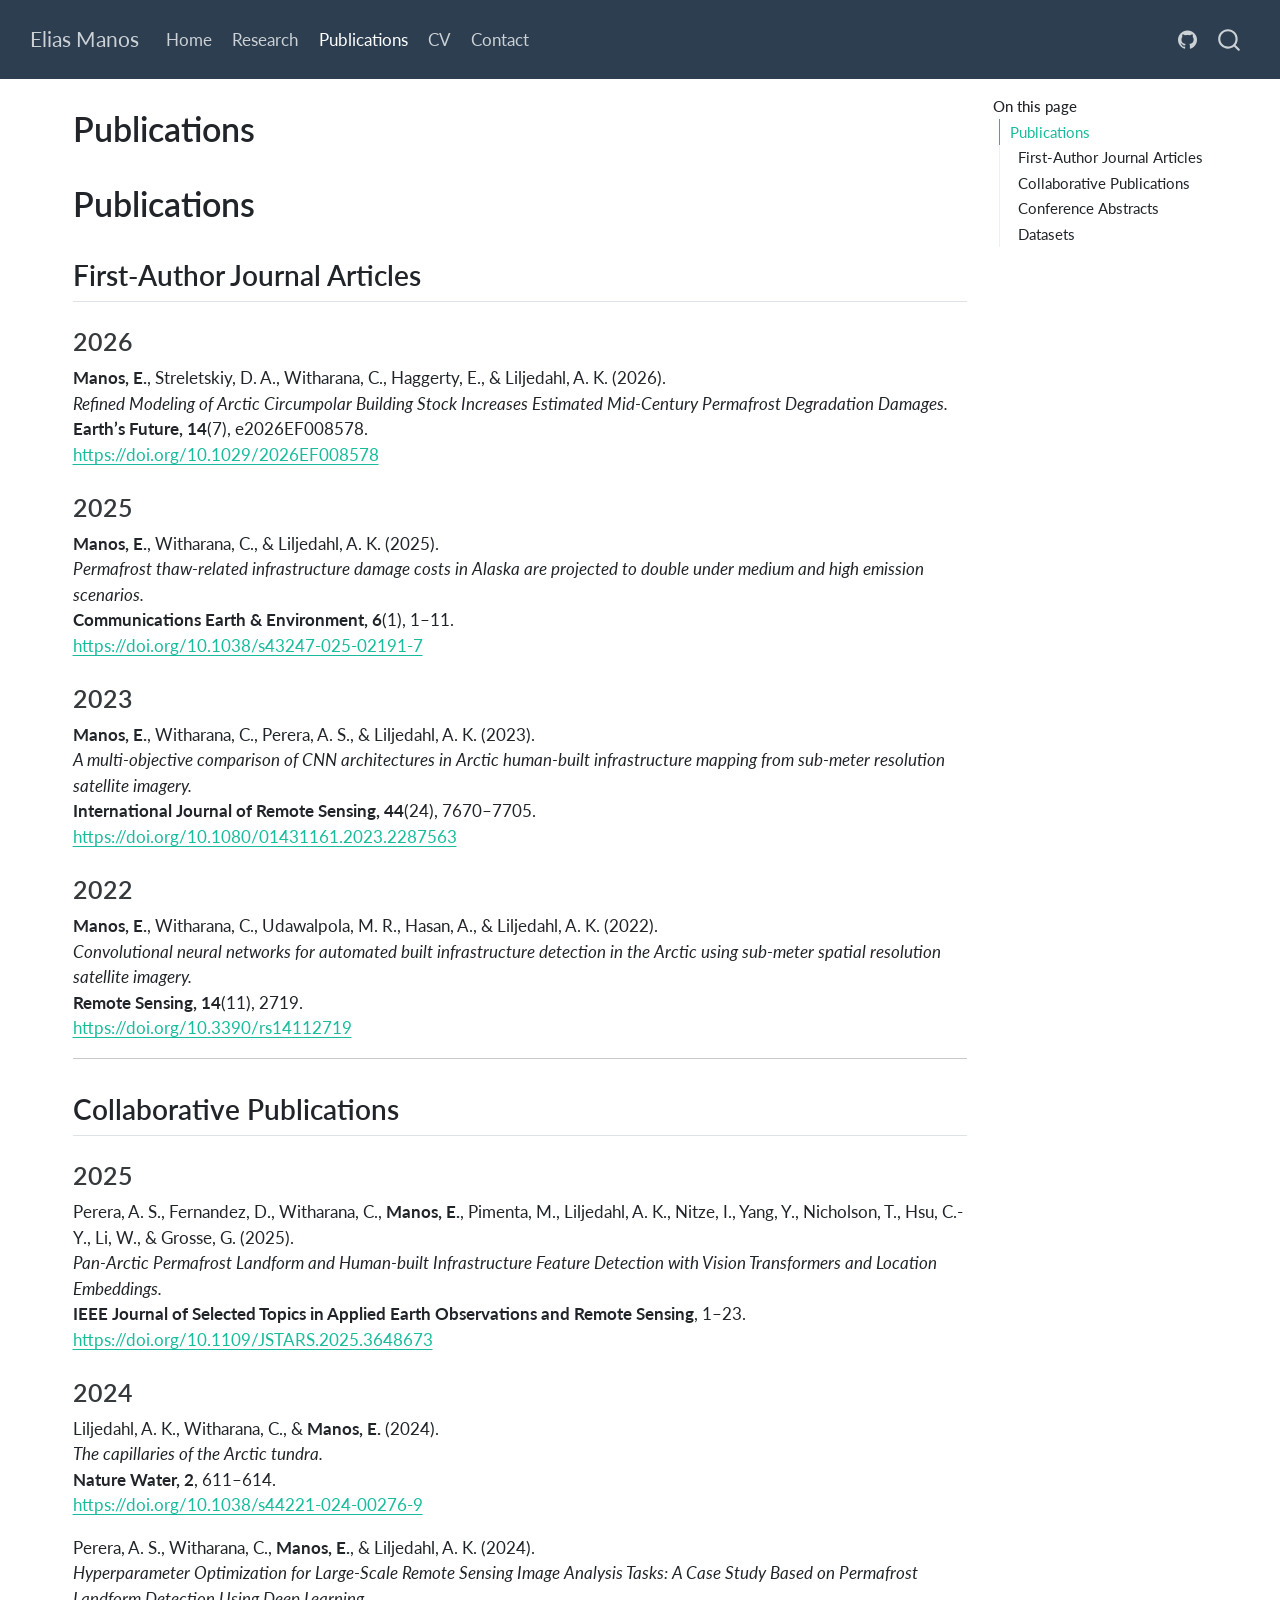
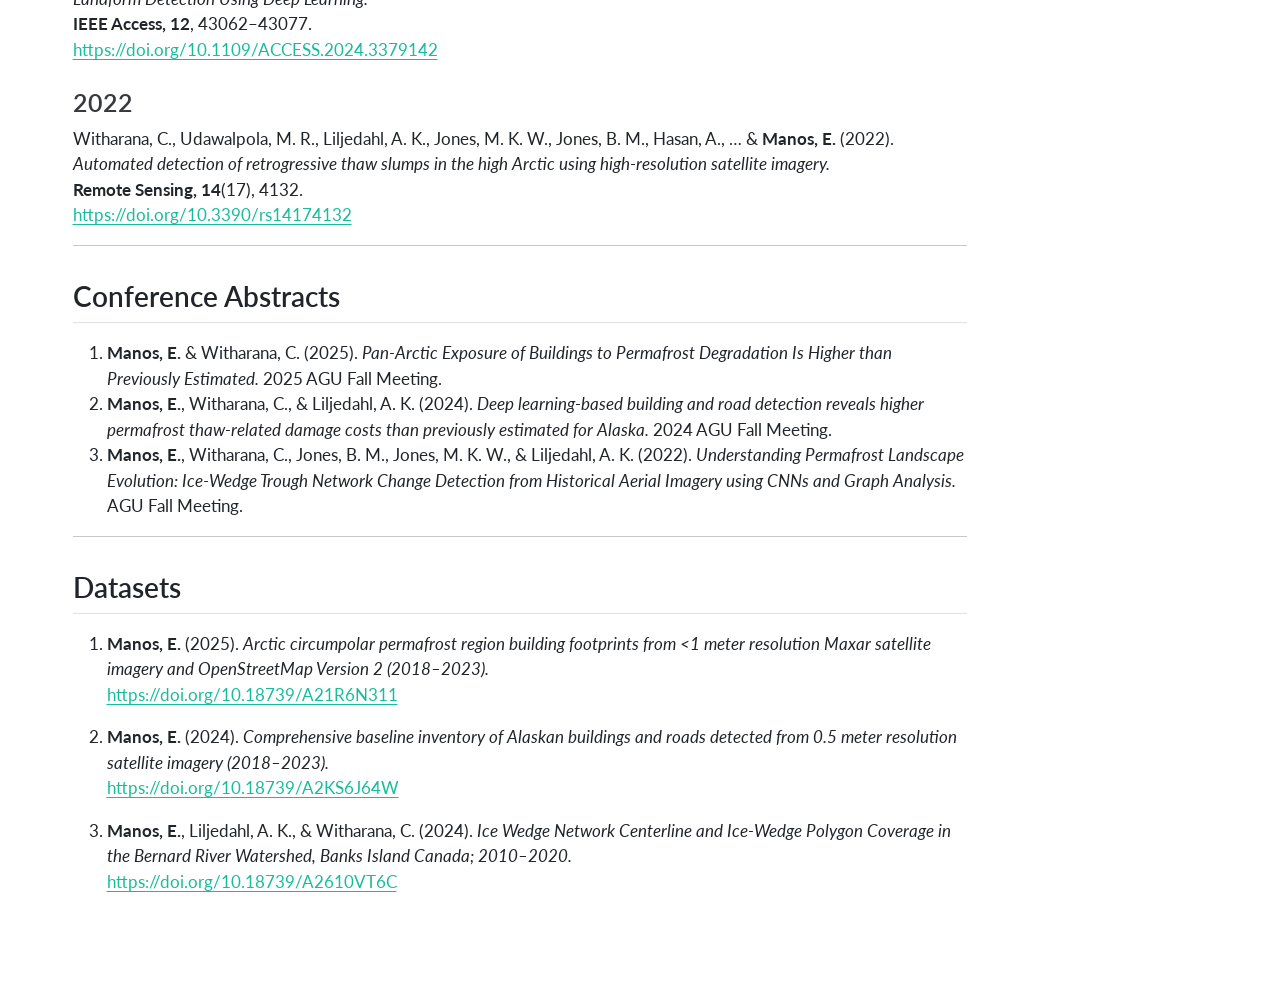
<file: docs/publications.html>
<!DOCTYPE html>
<html xmlns="http://www.w3.org/1999/xhtml" lang="en" xml:lang="en"><head>

<meta charset="utf-8">
<meta name="generator" content="quarto-1.9.38">

<meta name="viewport" content="width=device-width, initial-scale=1.0, user-scalable=yes">


<title>Publications – Elias Manos</title>
<style>
/* Default styles provided by pandoc.
** See https://pandoc.org/MANUAL.html#variables-for-html for config info.
*/
code{white-space: pre-wrap;}
span.smallcaps{font-variant: small-caps;}
div.columns{display: flex; gap: min(4vw, 1.5em);}
div.column{flex: auto; overflow-x: auto;}
div.hanging-indent{margin-left: 1.5em; text-indent: -1.5em;}
ul.task-list{list-style: none;}
ul.task-list li input[type="checkbox"] {
  width: 0.8em;
  margin: 0 0.8em 0.2em -1em; /* quarto-specific, see https://github.com/quarto-dev/quarto-cli/issues/4556 */ 
  vertical-align: middle;
}
</style>


<script src="site_libs/quarto-nav/quarto-nav.js"></script>
<script src="site_libs/quarto-nav/headroom.min.js"></script>
<script src="site_libs/clipboard/clipboard.min.js"></script>
<script src="site_libs/quarto-search/autocomplete.umd.js"></script>
<script src="site_libs/quarto-search/fuse.min.js"></script>
<script src="site_libs/quarto-search/quarto-search.js"></script>
<meta name="quarto:offset" content="./">
<script src="site_libs/quarto-html/quarto.js" type="module"></script>
<script src="site_libs/quarto-html/tabsets/tabsets.js" type="module"></script>
<script src="site_libs/quarto-html/popper.min.js"></script>
<script src="site_libs/quarto-html/tippy.umd.min.js"></script>
<script src="site_libs/quarto-html/anchor.min.js"></script>
<link href="site_libs/quarto-html/tippy.css" rel="stylesheet">
<link href="site_libs/quarto-html/quarto-syntax-highlighting-15634bcf2e68342d4ad2dfa704d543f6.css" rel="stylesheet" id="quarto-text-highlighting-styles">
<script src="site_libs/bootstrap/bootstrap.min.js"></script>
<link href="site_libs/bootstrap/bootstrap-icons.css" rel="stylesheet">
<link href="site_libs/bootstrap/bootstrap-6b423f165eeea3787de40cb4f8e821c3.min.css" rel="stylesheet" append-hash="true" id="quarto-bootstrap" data-mode="light">
<script id="quarto-search-options" type="application/json">{
  "location": "navbar",
  "copy-button": false,
  "collapse-after": 3,
  "panel-placement": "end",
  "type": "overlay",
  "limit": 50,
  "keyboard-shortcut": [
    "f",
    "/",
    "s"
  ],
  "show-item-context": false,
  "language": {
    "search-no-results-text": "No results",
    "search-matching-documents-text": "matching documents",
    "search-copy-link-title": "Copy link to search",
    "search-hide-matches-text": "Hide additional matches",
    "search-more-match-text": "more match in this document",
    "search-more-matches-text": "more matches in this document",
    "search-clear-button-title": "Clear",
    "search-text-placeholder": "",
    "search-detached-cancel-button-title": "Cancel",
    "search-submit-button-title": "Submit",
    "search-label": "Search"
  }
}</script>


<link rel="stylesheet" href="styles.css">
</head>

<body class="nav-fixed quarto-light">

<div id="quarto-search-results"></div>
  <header id="quarto-header" class="headroom fixed-top">
    <nav class="navbar navbar-expand-lg " data-bs-theme="dark">
      <div class="navbar-container container-fluid">
      <div class="navbar-brand-container mx-auto">
    <a class="navbar-brand" href="./index.html">
    <span class="navbar-title">Elias Manos</span>
    </a>
  </div>
            <div id="quarto-search" class="" title="Search"></div>
          <button class="navbar-toggler" type="button" data-bs-toggle="collapse" data-bs-target="#navbarCollapse" aria-controls="navbarCollapse" role="menu" aria-expanded="false" aria-label="Toggle navigation" onclick="if (window.quartoToggleHeadroom) { window.quartoToggleHeadroom(); }">
  <span class="navbar-toggler-icon"></span>
</button>
          <div class="collapse navbar-collapse" id="navbarCollapse">
            <ul class="navbar-nav navbar-nav-scroll me-auto">
  <li class="nav-item">
    <a class="nav-link" href="./index.html"> 
<span class="menu-text">Home</span></a>
  </li>  
  <li class="nav-item">
    <a class="nav-link" href="./research.html"> 
<span class="menu-text">Research</span></a>
  </li>  
  <li class="nav-item">
    <a class="nav-link active" href="./publications.html" aria-current="page"> 
<span class="menu-text">Publications</span></a>
  </li>  
  <li class="nav-item">
    <a class="nav-link" href="./cv.html"> 
<span class="menu-text">CV</span></a>
  </li>  
  <li class="nav-item">
    <a class="nav-link" href="./contact.html"> 
<span class="menu-text">Contact</span></a>
  </li>  
</ul>
            <ul class="navbar-nav navbar-nav-scroll ms-auto">
  <li class="nav-item compact">
    <a class="nav-link" href="https://github.com/eliasm56"> <i class="bi bi-github" role="img">
</i> 
<span class="menu-text"></span></a>
  </li>  
</ul>
          </div> <!-- /navcollapse -->
            <div class="quarto-navbar-tools">
</div>
      </div> <!-- /container-fluid -->
    </nav>
</header>
<!-- content -->
<div id="quarto-content" class="quarto-container page-columns page-rows-contents page-layout-full page-navbar">
<!-- sidebar -->
<!-- margin-sidebar -->
    <div id="quarto-margin-sidebar" class="sidebar margin-sidebar">
        <nav id="TOC" role="doc-toc" class="toc-active">
    <h2 id="toc-title">On this page</h2>
   
  <ul>
  <li><a href="#publications" id="toc-publications" class="nav-link active" data-scroll-target="#publications">Publications</a>
  <ul class="collapse">
  <li><a href="#first-author-journal-articles" id="toc-first-author-journal-articles" class="nav-link" data-scroll-target="#first-author-journal-articles">First-Author Journal Articles</a>
  <ul class="collapse">
  <li><a href="#section" id="toc-section" class="nav-link" data-scroll-target="#section">2026</a></li>
  <li><a href="#section-1" id="toc-section-1" class="nav-link" data-scroll-target="#section-1">2025</a></li>
  <li><a href="#section-2" id="toc-section-2" class="nav-link" data-scroll-target="#section-2">2023</a></li>
  <li><a href="#section-3" id="toc-section-3" class="nav-link" data-scroll-target="#section-3">2022</a></li>
  </ul></li>
  <li><a href="#collaborative-publications" id="toc-collaborative-publications" class="nav-link" data-scroll-target="#collaborative-publications">Collaborative Publications</a>
  <ul class="collapse">
  <li><a href="#section-4" id="toc-section-4" class="nav-link" data-scroll-target="#section-4">2025</a></li>
  <li><a href="#section-5" id="toc-section-5" class="nav-link" data-scroll-target="#section-5">2024</a></li>
  <li><a href="#section-6" id="toc-section-6" class="nav-link" data-scroll-target="#section-6">2022</a></li>
  </ul></li>
  <li><a href="#conference-abstracts" id="toc-conference-abstracts" class="nav-link" data-scroll-target="#conference-abstracts">Conference Abstracts</a></li>
  <li><a href="#datasets" id="toc-datasets" class="nav-link" data-scroll-target="#datasets">Datasets</a></li>
  </ul></li>
  </ul>
</nav>
    </div>
<!-- main -->
<main class="content column-page-left" id="quarto-document-content">

<header id="title-block-header" class="quarto-title-block default">
<div class="quarto-title">
<h1 class="title">Publications</h1>
</div>



<div class="quarto-title-meta column-page-left">

    
  
    
  </div>
  


</header>


<section id="publications" class="level1">
<h1>Publications</h1>
<section id="first-author-journal-articles" class="level2">
<h2 class="anchored" data-anchor-id="first-author-journal-articles">First-Author Journal Articles</h2>
<section id="section" class="level3">
<h3 class="anchored" data-anchor-id="section">2026</h3>
<p><strong>Manos, E.</strong>, Streletskiy, D. A., Witharana, C., Haggerty, E., &amp; Liljedahl, A. K. (2026).<br>
<em>Refined Modeling of Arctic Circumpolar Building Stock Increases Estimated Mid-Century Permafrost Degradation Damages.</em><br>
<strong>Earth’s Future, 14</strong>(7), e2026EF008578.<br>
<a href="https://doi.org/10.1029/2026EF008578" class="uri">https://doi.org/10.1029/2026EF008578</a></p>
</section>
<section id="section-1" class="level3">
<h3 class="anchored" data-anchor-id="section-1">2025</h3>
<p><strong>Manos, E.</strong>, Witharana, C., &amp; Liljedahl, A. K. (2025).<br>
<em>Permafrost thaw-related infrastructure damage costs in Alaska are projected to double under medium and high emission scenarios.</em><br>
<strong>Communications Earth &amp; Environment, 6</strong>(1), 1–11.<br>
<a href="https://doi.org/10.1038/s43247-025-02191-7" class="uri">https://doi.org/10.1038/s43247-025-02191-7</a></p>
</section>
<section id="section-2" class="level3">
<h3 class="anchored" data-anchor-id="section-2">2023</h3>
<p><strong>Manos, E.</strong>, Witharana, C., Perera, A. S., &amp; Liljedahl, A. K. (2023).<br>
<em>A multi-objective comparison of CNN architectures in Arctic human-built infrastructure mapping from sub-meter resolution satellite imagery.</em><br>
<strong>International Journal of Remote Sensing, 44</strong>(24), 7670–7705.<br>
<a href="https://doi.org/10.1080/01431161.2023.2287563" class="uri">https://doi.org/10.1080/01431161.2023.2287563</a></p>
</section>
<section id="section-3" class="level3">
<h3 class="anchored" data-anchor-id="section-3">2022</h3>
<p><strong>Manos, E.</strong>, Witharana, C., Udawalpola, M. R., Hasan, A., &amp; Liljedahl, A. K. (2022).<br>
<em>Convolutional neural networks for automated built infrastructure detection in the Arctic using sub-meter spatial resolution satellite imagery.</em><br>
<strong>Remote Sensing, 14</strong>(11), 2719.<br>
<a href="https://doi.org/10.3390/rs14112719" class="uri">https://doi.org/10.3390/rs14112719</a></p>
<hr>
</section>
</section>
<section id="collaborative-publications" class="level2">
<h2 class="anchored" data-anchor-id="collaborative-publications">Collaborative Publications</h2>
<section id="section-4" class="level3">
<h3 class="anchored" data-anchor-id="section-4">2025</h3>
<p>Perera, A. S., Fernandez, D., Witharana, C., <strong>Manos, E.</strong>, Pimenta, M., Liljedahl, A. K., Nitze, I., Yang, Y., Nicholson, T., Hsu, C.-Y., Li, W., &amp; Grosse, G. (2025).<br>
<em>Pan-Arctic Permafrost Landform and Human-built Infrastructure Feature Detection with Vision Transformers and Location Embeddings.</em><br>
<strong>IEEE Journal of Selected Topics in Applied Earth Observations and Remote Sensing</strong>, 1–23.<br>
<a href="https://doi.org/10.1109/JSTARS.2025.3648673" class="uri">https://doi.org/10.1109/JSTARS.2025.3648673</a></p>
</section>
<section id="section-5" class="level3">
<h3 class="anchored" data-anchor-id="section-5">2024</h3>
<p>Liljedahl, A. K., Witharana, C., &amp; <strong>Manos, E.</strong> (2024).<br>
<em>The capillaries of the Arctic tundra.</em><br>
<strong>Nature Water, 2</strong>, 611–614.<br>
<a href="https://doi.org/10.1038/s44221-024-00276-9" class="uri">https://doi.org/10.1038/s44221-024-00276-9</a></p>
<p>Perera, A. S., Witharana, C., <strong>Manos, E.</strong>, &amp; Liljedahl, A. K. (2024).<br>
<em>Hyperparameter Optimization for Large-Scale Remote Sensing Image Analysis Tasks: A Case Study Based on Permafrost Landform Detection Using Deep Learning.</em><br>
<strong>IEEE Access, 12</strong>, 43062–43077.<br>
<a href="https://doi.org/10.1109/ACCESS.2024.3379142" class="uri">https://doi.org/10.1109/ACCESS.2024.3379142</a></p>
</section>
<section id="section-6" class="level3">
<h3 class="anchored" data-anchor-id="section-6">2022</h3>
<p>Witharana, C., Udawalpola, M. R., Liljedahl, A. K., Jones, M. K. W., Jones, B. M., Hasan, A., … &amp; <strong>Manos, E.</strong> (2022).<br>
<em>Automated detection of retrogressive thaw slumps in the high Arctic using high-resolution satellite imagery.</em><br>
<strong>Remote Sensing, 14</strong>(17), 4132.<br>
<a href="https://doi.org/10.3390/rs14174132" class="uri">https://doi.org/10.3390/rs14174132</a></p>
<hr>
</section>
</section>
<section id="conference-abstracts" class="level2">
<h2 class="anchored" data-anchor-id="conference-abstracts">Conference Abstracts</h2>
<ol type="1">
<li><strong>Manos, E.</strong> &amp; Witharana, C. (2025). <em>Pan-Arctic Exposure of Buildings to Permafrost Degradation Is Higher than Previously Estimated.</em> 2025 AGU Fall Meeting.<br>
</li>
<li><strong>Manos, E.</strong>, Witharana, C., &amp; Liljedahl, A. K. (2024). <em>Deep learning-based building and road detection reveals higher permafrost thaw-related damage costs than previously estimated for Alaska.</em> 2024 AGU Fall Meeting.</li>
<li><strong>Manos, E.</strong>, Witharana, C., Jones, B. M., Jones, M. K. W., &amp; Liljedahl, A. K. (2022). <em>Understanding Permafrost Landscape Evolution: Ice-Wedge Trough Network Change Detection from Historical Aerial Imagery using CNNs and Graph Analysis.</em> AGU Fall Meeting.</li>
</ol>
<hr>
</section>
<section id="datasets" class="level2">
<h2 class="anchored" data-anchor-id="datasets">Datasets</h2>
<ol type="1">
<li><p><strong>Manos, E.</strong> (2025). <em>Arctic circumpolar permafrost region building footprints from &lt;1 meter resolution Maxar satellite imagery and OpenStreetMap Version 2 (2018–2023).</em><br>
<a href="https://doi.org/10.18739/A21R6N311" class="uri">https://doi.org/10.18739/A21R6N311</a></p></li>
<li><p><strong>Manos, E.</strong> (2024). <em>Comprehensive baseline inventory of Alaskan buildings and roads detected from 0.5 meter resolution satellite imagery (2018–2023).</em><br>
<a href="https://doi.org/10.18739/A2KS6J64W" class="uri">https://doi.org/10.18739/A2KS6J64W</a></p></li>
<li><p><strong>Manos, E.</strong>, Liljedahl, A. K., &amp; Witharana, C. (2024). <em>Ice Wedge Network Centerline and Ice-Wedge Polygon Coverage in the Bernard River Watershed, Banks Island Canada; 2010–2020.</em><br>
<a href="https://doi.org/10.18739/A2610VT6C" class="uri">https://doi.org/10.18739/A2610VT6C</a></p></li>
</ol>


</section>
</section>

</main> <!-- /main -->
<script id="quarto-html-after-body" type="application/javascript">
  window.document.addEventListener("DOMContentLoaded", function (event) {
    const icon = "";
    const anchorJS = new window.AnchorJS();
    anchorJS.options = {
      placement: 'right',
      icon: icon
    };
    anchorJS.add('.anchored');
    const isCodeAnnotation = (el) => {
      for (const clz of el.classList) {
        if (clz.startsWith('code-annotation-')) {                     
          return true;
        }
      }
      return false;
    }
    const onCopySuccess = function(e) {
      // button target
      const button = e.trigger;
      // don't keep focus
      button.blur();
      // flash "checked"
      button.classList.add('code-copy-button-checked');
      var currentTitle = button.getAttribute("title");
      button.setAttribute("title", "Copied!");
      let tooltip;
      if (window.bootstrap) {
        button.setAttribute("data-bs-toggle", "tooltip");
        button.setAttribute("data-bs-placement", "left");
        button.setAttribute("data-bs-title", "Copied!");
        tooltip = new bootstrap.Tooltip(button, 
          { trigger: "manual", 
            customClass: "code-copy-button-tooltip",
            offset: [0, -8]});
        tooltip.show();    
      }
      setTimeout(function() {
        if (tooltip) {
          tooltip.hide();
          button.removeAttribute("data-bs-title");
          button.removeAttribute("data-bs-toggle");
          button.removeAttribute("data-bs-placement");
        }
        button.setAttribute("title", currentTitle);
        button.classList.remove('code-copy-button-checked');
      }, 1000);
      // clear code selection
      e.clearSelection();
    }
    const getTextToCopy = function(trigger) {
      const outerScaffold = trigger.parentElement.cloneNode(true);
      const codeEl = outerScaffold.querySelector('code');
      for (const childEl of codeEl.children) {
        if (isCodeAnnotation(childEl)) {
          childEl.remove();
        }
      }
      return codeEl.innerText;
    }
    const clipboard = new window.ClipboardJS('.code-copy-button:not([data-in-quarto-modal])', {
      text: getTextToCopy
    });
    clipboard.on('success', onCopySuccess);
    if (window.document.getElementById('quarto-embedded-source-code-modal')) {
      const clipboardModal = new window.ClipboardJS('.code-copy-button[data-in-quarto-modal]', {
        text: getTextToCopy,
        container: window.document.getElementById('quarto-embedded-source-code-modal')
      });
      clipboardModal.on('success', onCopySuccess);
    }
      var localhostRegex = new RegExp(/^(?:http|https):\/\/localhost\:?[0-9]*\//);
      var mailtoRegex = new RegExp(/^mailto:/);
        var filterRegex = new RegExp('/' + window.location.host + '/');
      var isInternal = (href) => {
          return filterRegex.test(href) || localhostRegex.test(href) || mailtoRegex.test(href);
      }
      // Inspect non-navigation links and adorn them if external
     var links = window.document.querySelectorAll('a[href]:not(.nav-link):not(.navbar-brand):not(.toc-action):not(.sidebar-link):not(.sidebar-item-toggle):not(.pagination-link):not(.no-external):not([aria-hidden]):not(.dropdown-item):not(.quarto-navigation-tool):not(.about-link)');
      for (var i=0; i<links.length; i++) {
        const link = links[i];
        if (!isInternal(link.href)) {
          // undo the damage that might have been done by quarto-nav.js in the case of
          // links that we want to consider external
          if (link.dataset.originalHref !== undefined) {
            link.href = link.dataset.originalHref;
          }
        }
      }
    function tippyHover(el, contentFn, onTriggerFn, onUntriggerFn) {
      const config = {
        allowHTML: true,
        maxWidth: 500,
        delay: 100,
        arrow: false,
        appendTo: function(el) {
            return el.parentElement;
        },
        interactive: true,
        interactiveBorder: 10,
        theme: 'quarto',
        placement: 'bottom-start',
      };
      if (contentFn) {
        config.content = contentFn;
      }
      if (onTriggerFn) {
        config.onTrigger = onTriggerFn;
      }
      if (onUntriggerFn) {
        config.onUntrigger = onUntriggerFn;
      }
      window.tippy(el, config); 
    }
    const noterefs = window.document.querySelectorAll('a[role="doc-noteref"]');
    for (var i=0; i<noterefs.length; i++) {
      const ref = noterefs[i];
      tippyHover(ref, function() {
        // use id or data attribute instead here
        let href = ref.getAttribute('data-footnote-href') || ref.getAttribute('href');
        try { href = new URL(href).hash; } catch {}
        const id = href.replace(/^#\/?/, "");
        const note = window.document.getElementById(id);
        if (note) {
          return note.innerHTML;
        } else {
          return "";
        }
      });
    }
    const xrefs = window.document.querySelectorAll('a.quarto-xref');
    const processXRef = (id, note) => {
      // Strip column container classes
      const stripColumnClz = (el) => {
        el.classList.remove("page-full", "page-columns");
        if (el.children) {
          for (const child of el.children) {
            stripColumnClz(child);
          }
        }
      }
      stripColumnClz(note)
      if (id === null || id.startsWith('sec-')) {
        // Special case sections, only their first couple elements
        const container = document.createElement("div");
        if (note.children && note.children.length > 2) {
          container.appendChild(note.children[0].cloneNode(true));
          for (let i = 1; i < note.children.length; i++) {
            const child = note.children[i];
            if (child.tagName === "P" && child.innerText === "") {
              continue;
            } else {
              container.appendChild(child.cloneNode(true));
              break;
            }
          }
          if (window.Quarto?.typesetMath) {
            window.Quarto.typesetMath(container);
          }
          return container.innerHTML
        } else {
          if (window.Quarto?.typesetMath) {
            window.Quarto.typesetMath(note);
          }
          return note.innerHTML;
        }
      } else {
        // Remove any anchor links if they are present
        const anchorLink = note.querySelector('a.anchorjs-link');
        if (anchorLink) {
          anchorLink.remove();
        }
        if (window.Quarto?.typesetMath) {
          window.Quarto.typesetMath(note);
        }
        if (note.classList.contains("callout")) {
          return note.outerHTML;
        } else {
          return note.innerHTML;
        }
      }
    }
    for (var i=0; i<xrefs.length; i++) {
      const xref = xrefs[i];
      tippyHover(xref, undefined, function(instance) {
        instance.disable();
        let url = xref.getAttribute('href');
        let hash = undefined; 
        if (url.startsWith('#')) {
          hash = url;
        } else {
          try { hash = new URL(url).hash; } catch {}
        }
        if (hash) {
          const id = hash.replace(/^#\/?/, "");
          const note = window.document.getElementById(id);
          if (note !== null) {
            try {
              const html = processXRef(id, note.cloneNode(true));
              instance.setContent(html);
            } finally {
              instance.enable();
              instance.show();
            }
          } else {
            // See if we can fetch this
            fetch(url.split('#')[0])
            .then(res => res.text())
            .then(html => {
              const parser = new DOMParser();
              const htmlDoc = parser.parseFromString(html, "text/html");
              const note = htmlDoc.getElementById(id);
              if (note !== null) {
                const html = processXRef(id, note);
                instance.setContent(html);
              } 
            }).finally(() => {
              instance.enable();
              instance.show();
            });
          }
        } else {
          // See if we can fetch a full url (with no hash to target)
          // This is a special case and we should probably do some content thinning / targeting
          fetch(url)
          .then(res => res.text())
          .then(html => {
            const parser = new DOMParser();
            const htmlDoc = parser.parseFromString(html, "text/html");
            const note = htmlDoc.querySelector('main.content');
            if (note !== null) {
              // This should only happen for chapter cross references
              // (since there is no id in the URL)
              // remove the first header
              if (note.children.length > 0 && note.children[0].tagName === "HEADER") {
                note.children[0].remove();
              }
              const html = processXRef(null, note);
              instance.setContent(html);
            } 
          }).finally(() => {
            instance.enable();
            instance.show();
          });
        }
      }, function(instance) {
      });
    }
        let selectedAnnoteEl;
        const selectorForAnnotation = ( cell, annotation) => {
          let cellAttr = 'data-code-cell="' + cell + '"';
          let lineAttr = 'data-code-annotation="' +  annotation + '"';
          const selector = 'span[' + cellAttr + '][' + lineAttr + ']';
          return selector;
        }
        const selectCodeLines = (annoteEl) => {
          const doc = window.document;
          const targetCell = annoteEl.getAttribute("data-target-cell");
          const targetAnnotation = annoteEl.getAttribute("data-target-annotation");
          const annoteSpan = window.document.querySelector(selectorForAnnotation(targetCell, targetAnnotation));
          const lines = annoteSpan.getAttribute("data-code-lines").split(",");
          const lineIds = lines.map((line) => {
            return targetCell + "-" + line;
          })
          let top = null;
          let height = null;
          let parent = null;
          if (lineIds.length > 0) {
              //compute the position of the single el (top and bottom and make a div)
              const el = window.document.getElementById(lineIds[0]);
              top = el.offsetTop;
              height = el.offsetHeight;
              parent = el.parentElement.parentElement;
            if (lineIds.length > 1) {
              const lastEl = window.document.getElementById(lineIds[lineIds.length - 1]);
              const bottom = lastEl.offsetTop + lastEl.offsetHeight;
              height = bottom - top;
            }
            if (top !== null && height !== null && parent !== null) {
              // cook up a div (if necessary) and position it 
              let div = window.document.getElementById("code-annotation-line-highlight");
              if (div === null) {
                div = window.document.createElement("div");
                div.setAttribute("id", "code-annotation-line-highlight");
                div.style.position = 'absolute';
                parent.appendChild(div);
              }
              div.style.top = top - 2 + "px";
              div.style.height = height + 4 + "px";
              div.style.left = 0;
              let gutterDiv = window.document.getElementById("code-annotation-line-highlight-gutter");
              if (gutterDiv === null) {
                gutterDiv = window.document.createElement("div");
                gutterDiv.setAttribute("id", "code-annotation-line-highlight-gutter");
                gutterDiv.style.position = 'absolute';
                const codeCell = window.document.getElementById(targetCell);
                const gutter = codeCell.querySelector('.code-annotation-gutter');
                gutter.appendChild(gutterDiv);
              }
              gutterDiv.style.top = top - 2 + "px";
              gutterDiv.style.height = height + 4 + "px";
            }
            selectedAnnoteEl = annoteEl;
          }
        };
        const unselectCodeLines = () => {
          const elementsIds = ["code-annotation-line-highlight", "code-annotation-line-highlight-gutter"];
          elementsIds.forEach((elId) => {
            const div = window.document.getElementById(elId);
            if (div) {
              div.remove();
            }
          });
          selectedAnnoteEl = undefined;
        };
          // Handle positioning of the toggle
      window.addEventListener(
        "resize",
        throttle(() => {
          elRect = undefined;
          if (selectedAnnoteEl) {
            selectCodeLines(selectedAnnoteEl);
          }
        }, 10)
      );
      function throttle(fn, ms) {
      let throttle = false;
      let timer;
        return (...args) => {
          if(!throttle) { // first call gets through
              fn.apply(this, args);
              throttle = true;
          } else { // all the others get throttled
              if(timer) clearTimeout(timer); // cancel #2
              timer = setTimeout(() => {
                fn.apply(this, args);
                timer = throttle = false;
              }, ms);
          }
        };
      }
        // Attach click handler to the DT
        const annoteDls = window.document.querySelectorAll('dt[data-target-cell]');
        for (const annoteDlNode of annoteDls) {
          annoteDlNode.addEventListener('click', (event) => {
            const clickedEl = event.target;
            if (clickedEl !== selectedAnnoteEl) {
              unselectCodeLines();
              const activeEl = window.document.querySelector('dt[data-target-cell].code-annotation-active');
              if (activeEl) {
                activeEl.classList.remove('code-annotation-active');
              }
              selectCodeLines(clickedEl);
              clickedEl.classList.add('code-annotation-active');
            } else {
              // Unselect the line
              unselectCodeLines();
              clickedEl.classList.remove('code-annotation-active');
            }
          });
        }
    const findCites = (el) => {
      const parentEl = el.parentElement;
      if (parentEl) {
        const cites = parentEl.dataset.cites;
        if (cites) {
          return {
            el,
            cites: cites.split(' ')
          };
        } else {
          return findCites(el.parentElement)
        }
      } else {
        return undefined;
      }
    };
    var bibliorefs = window.document.querySelectorAll('a[role="doc-biblioref"]');
    for (var i=0; i<bibliorefs.length; i++) {
      const ref = bibliorefs[i];
      const citeInfo = findCites(ref);
      if (citeInfo) {
        tippyHover(citeInfo.el, function() {
          var popup = window.document.createElement('div');
          citeInfo.cites.forEach(function(cite) {
            var citeDiv = window.document.createElement('div');
            citeDiv.classList.add('hanging-indent');
            citeDiv.classList.add('csl-entry');
            var biblioDiv = window.document.getElementById('ref-' + cite);
            if (biblioDiv) {
              citeDiv.innerHTML = biblioDiv.innerHTML;
            }
            popup.appendChild(citeDiv);
          });
          return popup.innerHTML;
        });
      }
    }
  });
  </script>
</div> <!-- /content -->




</body></html>
</file>
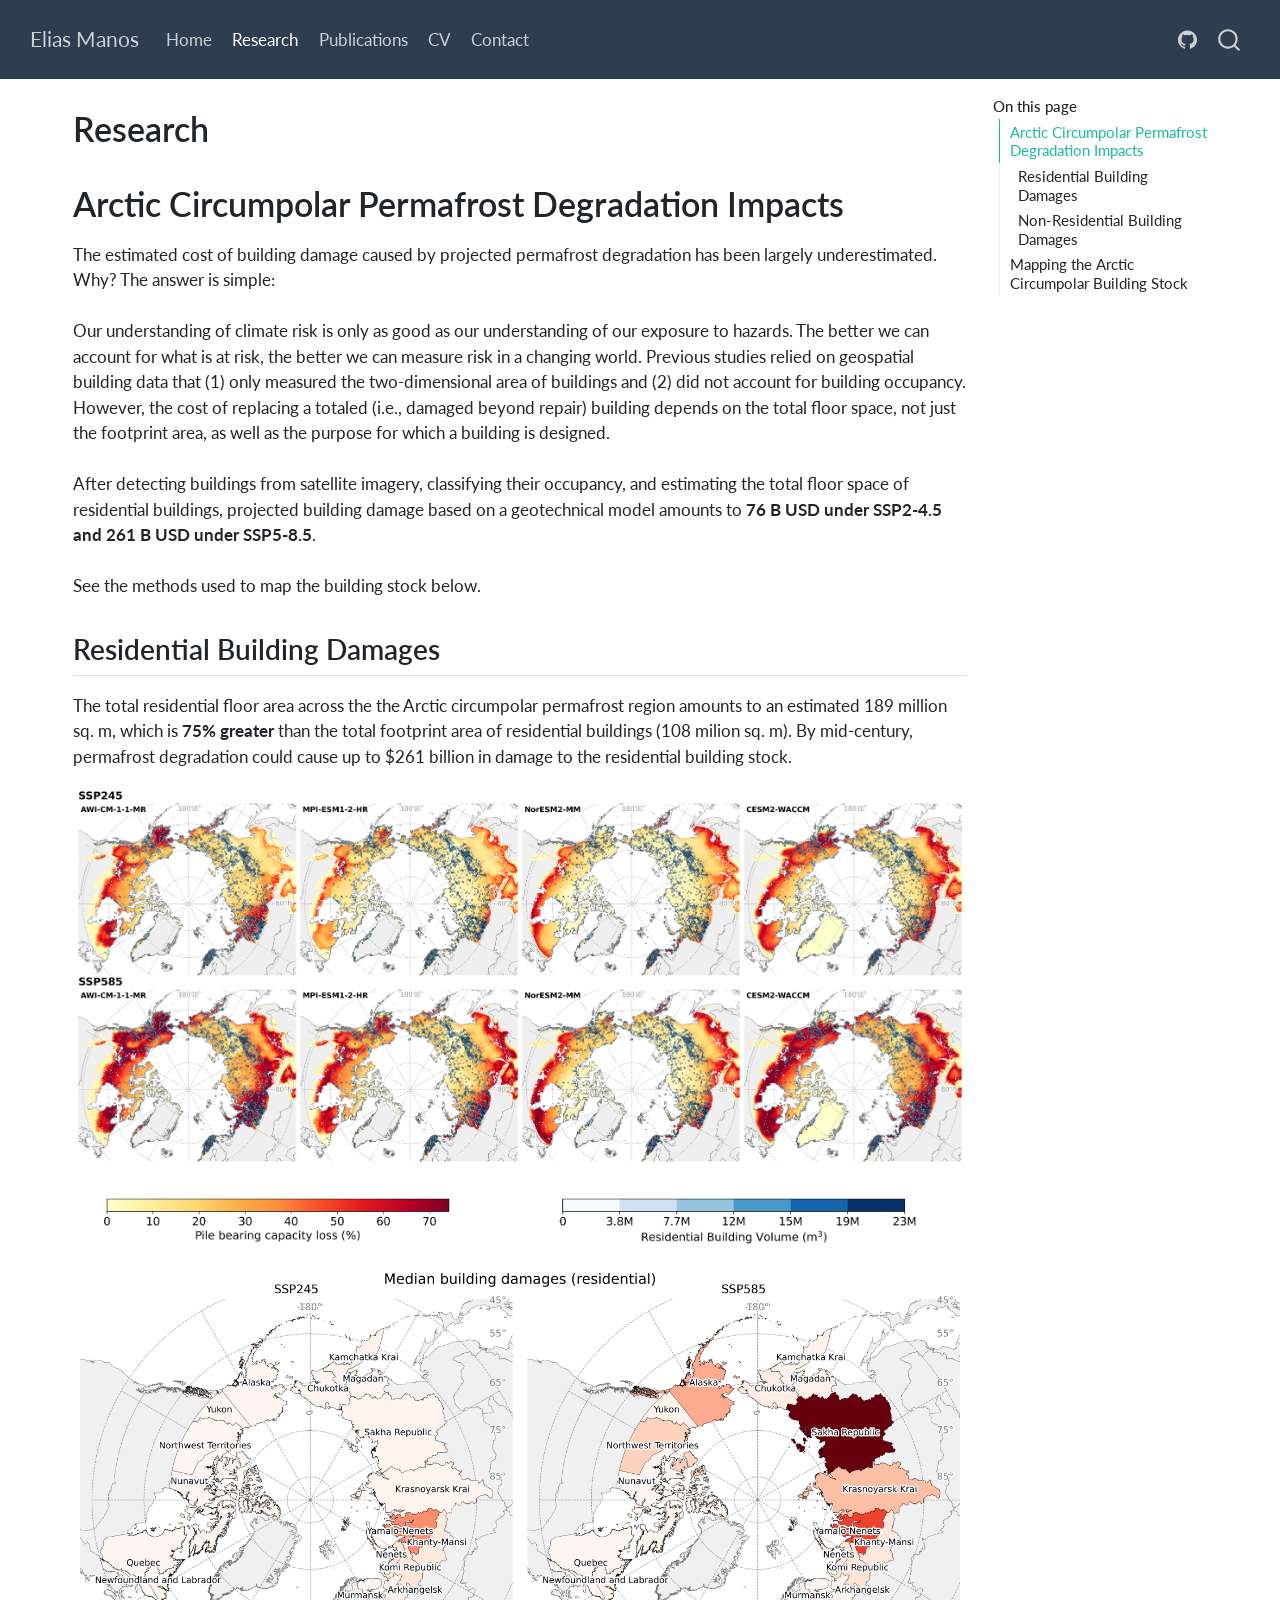
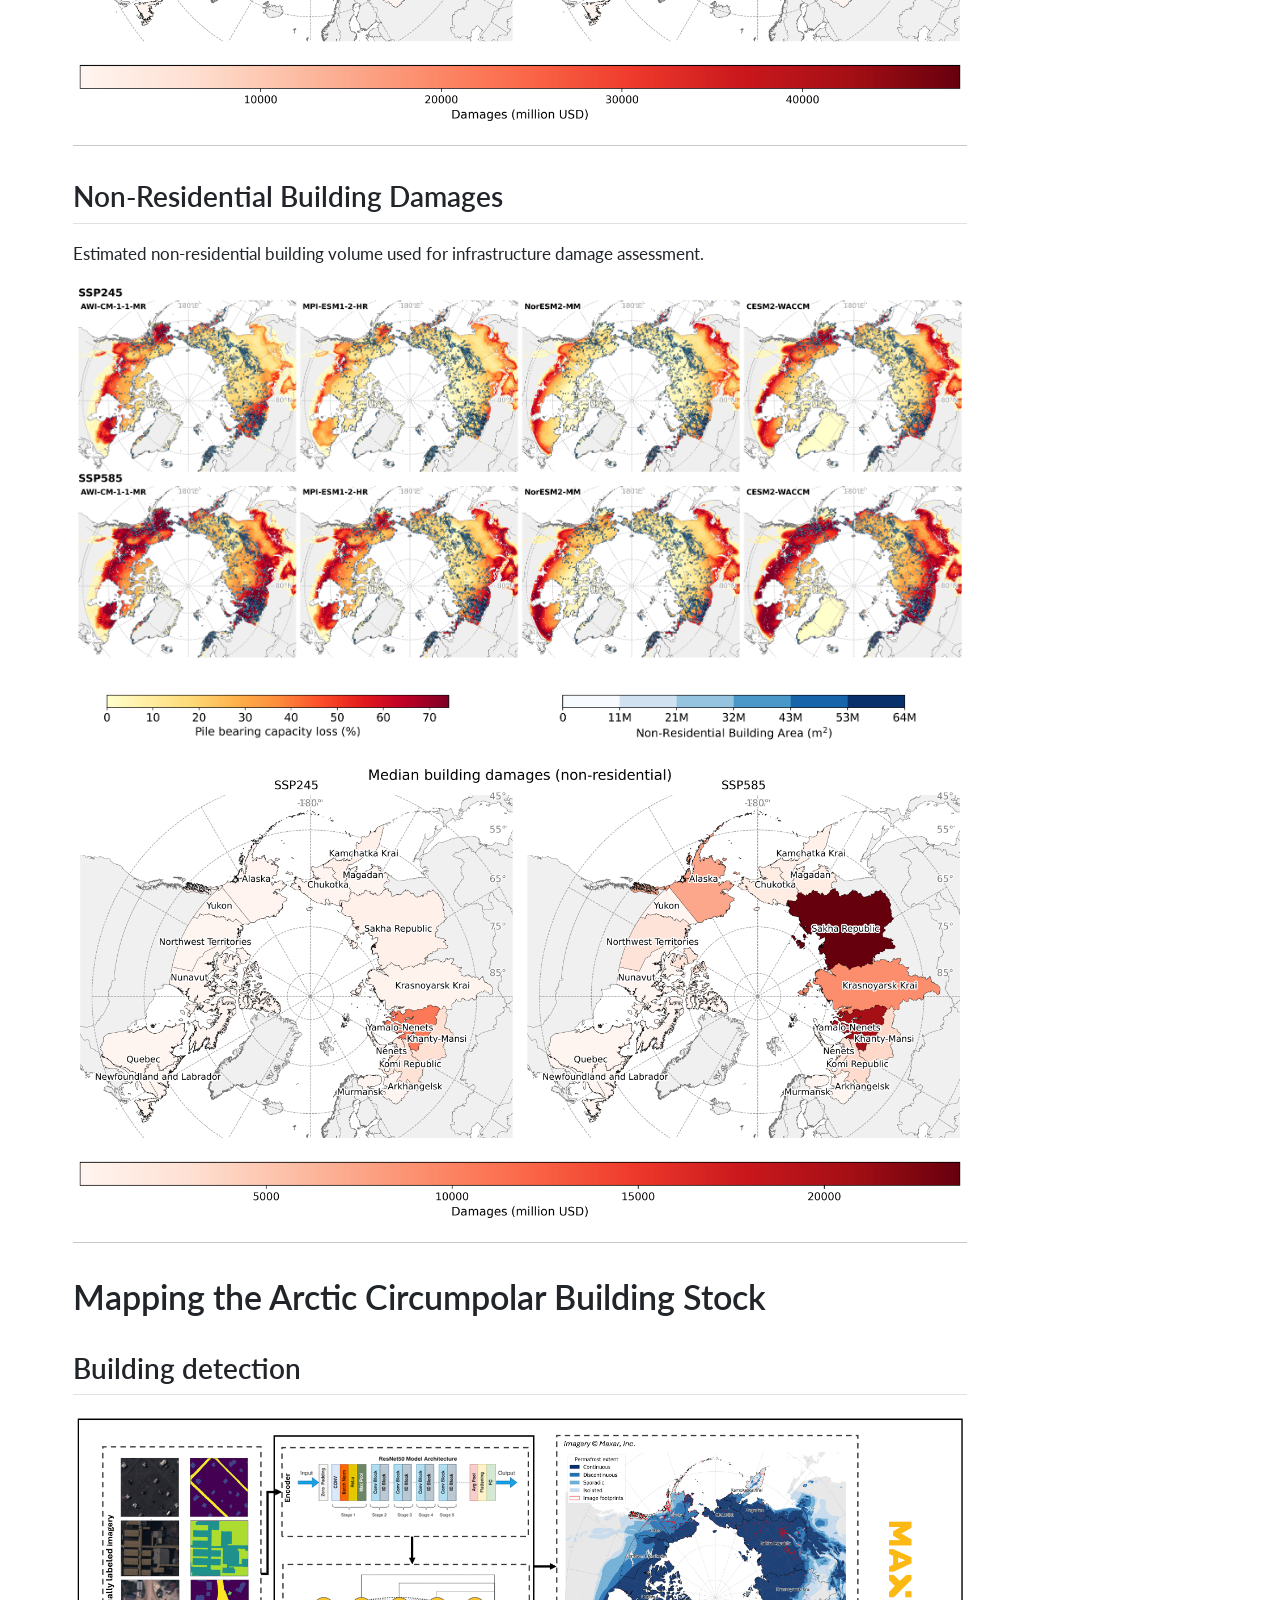
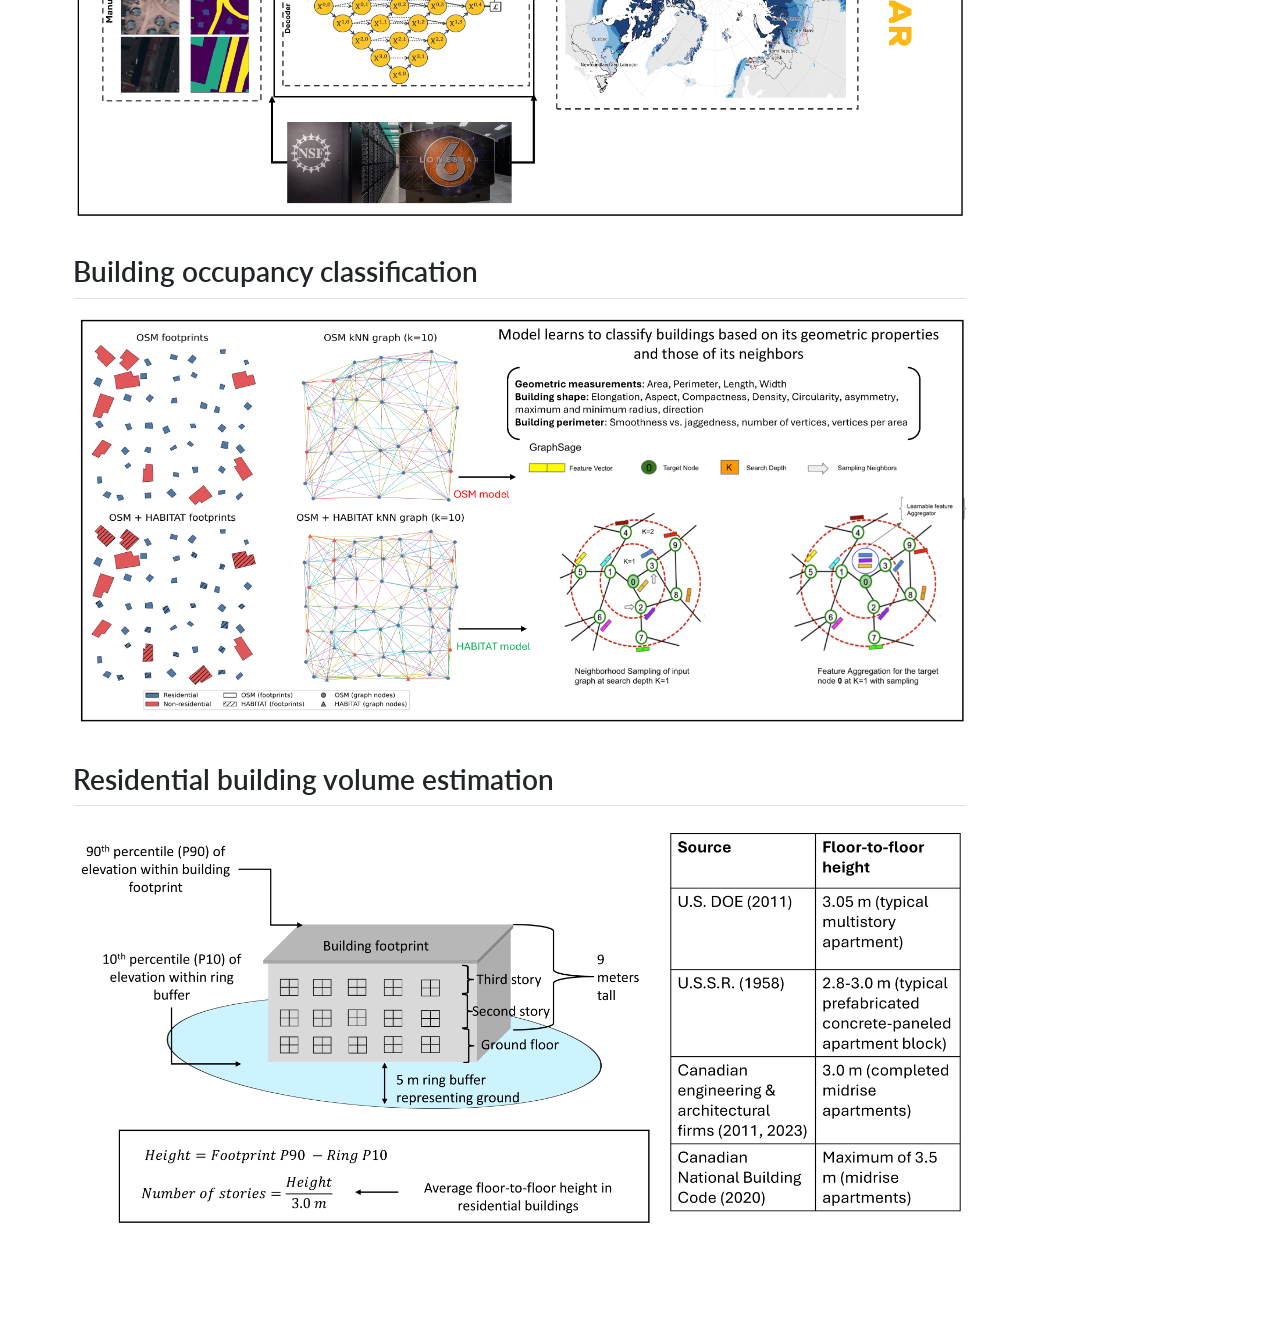
<file: docs/research.html>
<!DOCTYPE html>
<html xmlns="http://www.w3.org/1999/xhtml" lang="en" xml:lang="en"><head>

<meta charset="utf-8">
<meta name="generator" content="quarto-1.9.38">

<meta name="viewport" content="width=device-width, initial-scale=1.0, user-scalable=yes">


<title>Research – Elias Manos</title>
<style>
/* Default styles provided by pandoc.
** See https://pandoc.org/MANUAL.html#variables-for-html for config info.
*/
code{white-space: pre-wrap;}
span.smallcaps{font-variant: small-caps;}
div.columns{display: flex; gap: min(4vw, 1.5em);}
div.column{flex: auto; overflow-x: auto;}
div.hanging-indent{margin-left: 1.5em; text-indent: -1.5em;}
ul.task-list{list-style: none;}
ul.task-list li input[type="checkbox"] {
  width: 0.8em;
  margin: 0 0.8em 0.2em -1em; /* quarto-specific, see https://github.com/quarto-dev/quarto-cli/issues/4556 */ 
  vertical-align: middle;
}
</style>


<script src="site_libs/quarto-nav/quarto-nav.js"></script>
<script src="site_libs/quarto-nav/headroom.min.js"></script>
<script src="site_libs/clipboard/clipboard.min.js"></script>
<script src="site_libs/quarto-search/autocomplete.umd.js"></script>
<script src="site_libs/quarto-search/fuse.min.js"></script>
<script src="site_libs/quarto-search/quarto-search.js"></script>
<meta name="quarto:offset" content="./">
<script src="site_libs/quarto-html/quarto.js" type="module"></script>
<script src="site_libs/quarto-html/tabsets/tabsets.js" type="module"></script>
<script src="site_libs/quarto-html/popper.min.js"></script>
<script src="site_libs/quarto-html/tippy.umd.min.js"></script>
<script src="site_libs/quarto-html/anchor.min.js"></script>
<link href="site_libs/quarto-html/tippy.css" rel="stylesheet">
<link href="site_libs/quarto-html/quarto-syntax-highlighting-15634bcf2e68342d4ad2dfa704d543f6.css" rel="stylesheet" id="quarto-text-highlighting-styles">
<script src="site_libs/bootstrap/bootstrap.min.js"></script>
<link href="site_libs/bootstrap/bootstrap-icons.css" rel="stylesheet">
<link href="site_libs/bootstrap/bootstrap-6b423f165eeea3787de40cb4f8e821c3.min.css" rel="stylesheet" append-hash="true" id="quarto-bootstrap" data-mode="light">
<script id="quarto-search-options" type="application/json">{
  "location": "navbar",
  "copy-button": false,
  "collapse-after": 3,
  "panel-placement": "end",
  "type": "overlay",
  "limit": 50,
  "keyboard-shortcut": [
    "f",
    "/",
    "s"
  ],
  "show-item-context": false,
  "language": {
    "search-no-results-text": "No results",
    "search-matching-documents-text": "matching documents",
    "search-copy-link-title": "Copy link to search",
    "search-hide-matches-text": "Hide additional matches",
    "search-more-match-text": "more match in this document",
    "search-more-matches-text": "more matches in this document",
    "search-clear-button-title": "Clear",
    "search-text-placeholder": "",
    "search-detached-cancel-button-title": "Cancel",
    "search-submit-button-title": "Submit",
    "search-label": "Search"
  }
}</script>


<link rel="stylesheet" href="styles.css">
</head>

<body class="nav-fixed quarto-light">

<div id="quarto-search-results"></div>
  <header id="quarto-header" class="headroom fixed-top">
    <nav class="navbar navbar-expand-lg " data-bs-theme="dark">
      <div class="navbar-container container-fluid">
      <div class="navbar-brand-container mx-auto">
    <a class="navbar-brand" href="./index.html">
    <span class="navbar-title">Elias Manos</span>
    </a>
  </div>
            <div id="quarto-search" class="" title="Search"></div>
          <button class="navbar-toggler" type="button" data-bs-toggle="collapse" data-bs-target="#navbarCollapse" aria-controls="navbarCollapse" role="menu" aria-expanded="false" aria-label="Toggle navigation" onclick="if (window.quartoToggleHeadroom) { window.quartoToggleHeadroom(); }">
  <span class="navbar-toggler-icon"></span>
</button>
          <div class="collapse navbar-collapse" id="navbarCollapse">
            <ul class="navbar-nav navbar-nav-scroll me-auto">
  <li class="nav-item">
    <a class="nav-link" href="./index.html"> 
<span class="menu-text">Home</span></a>
  </li>  
  <li class="nav-item">
    <a class="nav-link active" href="./research.html" aria-current="page"> 
<span class="menu-text">Research</span></a>
  </li>  
  <li class="nav-item">
    <a class="nav-link" href="./publications.html"> 
<span class="menu-text">Publications</span></a>
  </li>  
  <li class="nav-item">
    <a class="nav-link" href="./cv.html"> 
<span class="menu-text">CV</span></a>
  </li>  
  <li class="nav-item">
    <a class="nav-link" href="./contact.html"> 
<span class="menu-text">Contact</span></a>
  </li>  
</ul>
            <ul class="navbar-nav navbar-nav-scroll ms-auto">
  <li class="nav-item compact">
    <a class="nav-link" href="https://github.com/eliasm56"> <i class="bi bi-github" role="img">
</i> 
<span class="menu-text"></span></a>
  </li>  
</ul>
          </div> <!-- /navcollapse -->
            <div class="quarto-navbar-tools">
</div>
      </div> <!-- /container-fluid -->
    </nav>
</header>
<!-- content -->
<div id="quarto-content" class="quarto-container page-columns page-rows-contents page-layout-full page-navbar">
<!-- sidebar -->
<!-- margin-sidebar -->
    <div id="quarto-margin-sidebar" class="sidebar margin-sidebar">
        <nav id="TOC" role="doc-toc" class="toc-active">
    <h2 id="toc-title">On this page</h2>
   
  <ul>
  <li><a href="#arctic-circumpolar-permafrost-degradation-impacts" id="toc-arctic-circumpolar-permafrost-degradation-impacts" class="nav-link active" data-scroll-target="#arctic-circumpolar-permafrost-degradation-impacts">Arctic Circumpolar Permafrost Degradation Impacts</a>
  <ul class="collapse">
  <li><a href="#residential-building-damages" id="toc-residential-building-damages" class="nav-link" data-scroll-target="#residential-building-damages">Residential Building Damages</a></li>
  <li><a href="#non-residential-building-damages" id="toc-non-residential-building-damages" class="nav-link" data-scroll-target="#non-residential-building-damages">Non-Residential Building Damages</a></li>
  </ul></li>
  <li><a href="#mapping-the-arctic-circumpolar-building-stock" id="toc-mapping-the-arctic-circumpolar-building-stock" class="nav-link" data-scroll-target="#mapping-the-arctic-circumpolar-building-stock">Mapping the Arctic Circumpolar Building Stock</a>
  <ul class="collapse">
  <li><a href="#building-detection" id="toc-building-detection" class="nav-link" data-scroll-target="#building-detection">Building detection</a></li>
  <li><a href="#building-occupancy-classification" id="toc-building-occupancy-classification" class="nav-link" data-scroll-target="#building-occupancy-classification">Building occupancy classification</a></li>
  <li><a href="#residential-building-volume-estimation" id="toc-residential-building-volume-estimation" class="nav-link" data-scroll-target="#residential-building-volume-estimation">Residential building volume estimation</a></li>
  </ul></li>
  </ul>
</nav>
    </div>
<!-- main -->
<main class="content column-page-left" id="quarto-document-content">

<header id="title-block-header" class="quarto-title-block default">
<div class="quarto-title">
<h1 class="title">Research</h1>
</div>



<div class="quarto-title-meta column-page-left">

    
  
    
  </div>
  


</header>


<section id="arctic-circumpolar-permafrost-degradation-impacts" class="level1">
<h1>Arctic Circumpolar Permafrost Degradation Impacts</h1>
<p>The estimated cost of building damage caused by projected permafrost degradation has been largely underestimated. Why? The answer is simple:<br>
<br>
Our understanding of climate risk is only as good as our understanding of our exposure to hazards. The better we can account for what is at risk, the better we can measure risk in a changing world. Previous studies relied on geospatial building data that (1) only measured the two-dimensional area of buildings and (2) did not account for building occupancy. However, the cost of replacing a totaled (i.e., damaged beyond repair) building depends on the total floor space, not just the footprint area, as well as the purpose for which a building is designed.<br>
<br>
After detecting buildings from satellite imagery, classifying their occupancy, and estimating the total floor space of residential buildings, projected building damage based on a geotechnical model amounts to <strong>76 B USD under SSP2‐4.5 and 261 B USD under SSP5‐8.5</strong>.<br>
<br>
See the methods used to map the building stock below.</p>
<section id="residential-building-damages" class="level2">
<h2 class="anchored" data-anchor-id="residential-building-damages">Residential Building Damages</h2>
<p>The total residential floor area across the the Arctic circumpolar permafrost region amounts to an estimated 189 million sq. m, which is <strong>75% greater</strong> than the total footprint area of residential buildings (108 milion sq. m). By mid-century, permafrost degradation could cause up to $261 billion in damage to the residential building stock.</p>
<p><img src="assets/images/BC_overlay_LAEA_Residential_Building_Volume.png" class="img-fluid" style="width:100.0%"></p>
<p><img src="assets\images\2panel_dam_cost_res_usd2024_p50_continuous.png" class="img-fluid" style="width:100.0%"></p>
<hr>
</section>
<section id="non-residential-building-damages" class="level2">
<h2 class="anchored" data-anchor-id="non-residential-building-damages">Non-Residential Building Damages</h2>
<p>Estimated non-residential building volume used for infrastructure damage assessment.</p>
<p><img src="assets/images/BC_overlay_LAEA_NonResidential_Building_Volume.png" class="img-fluid" style="width:100.0%"></p>
<p><img src="assets\images\2panel_dam_cost_nonres_usd2024_p50_continuous.png" class="img-fluid" style="width:100.0%"></p>
<hr>
</section>
</section>
<section id="mapping-the-arctic-circumpolar-building-stock" class="level1">
<h1>Mapping the Arctic Circumpolar Building Stock</h1>
<section id="building-detection" class="level2">
<h2 class="anchored" data-anchor-id="building-detection">Building detection</h2>
<p><img src="assets\images\detection_workflow.PNG" class="img-fluid" style="width:100.0%"></p>
</section>
<section id="building-occupancy-classification" class="level2">
<h2 class="anchored" data-anchor-id="building-occupancy-classification">Building occupancy classification</h2>
<p><img src="assets\images\classification_workflow.PNG" class="img-fluid" style="width:100.0%"></p>
</section>
<section id="residential-building-volume-estimation" class="level2">
<h2 class="anchored" data-anchor-id="residential-building-volume-estimation">Residential building volume estimation</h2>
<p><img src="assets\images\volume_workflow.PNG" class="img-fluid" style="width:100.0%"></p>


</section>
</section>

</main> <!-- /main -->
<script id="quarto-html-after-body" type="application/javascript">
  window.document.addEventListener("DOMContentLoaded", function (event) {
    const icon = "";
    const anchorJS = new window.AnchorJS();
    anchorJS.options = {
      placement: 'right',
      icon: icon
    };
    anchorJS.add('.anchored');
    const isCodeAnnotation = (el) => {
      for (const clz of el.classList) {
        if (clz.startsWith('code-annotation-')) {                     
          return true;
        }
      }
      return false;
    }
    const onCopySuccess = function(e) {
      // button target
      const button = e.trigger;
      // don't keep focus
      button.blur();
      // flash "checked"
      button.classList.add('code-copy-button-checked');
      var currentTitle = button.getAttribute("title");
      button.setAttribute("title", "Copied!");
      let tooltip;
      if (window.bootstrap) {
        button.setAttribute("data-bs-toggle", "tooltip");
        button.setAttribute("data-bs-placement", "left");
        button.setAttribute("data-bs-title", "Copied!");
        tooltip = new bootstrap.Tooltip(button, 
          { trigger: "manual", 
            customClass: "code-copy-button-tooltip",
            offset: [0, -8]});
        tooltip.show();    
      }
      setTimeout(function() {
        if (tooltip) {
          tooltip.hide();
          button.removeAttribute("data-bs-title");
          button.removeAttribute("data-bs-toggle");
          button.removeAttribute("data-bs-placement");
        }
        button.setAttribute("title", currentTitle);
        button.classList.remove('code-copy-button-checked');
      }, 1000);
      // clear code selection
      e.clearSelection();
    }
    const getTextToCopy = function(trigger) {
      const outerScaffold = trigger.parentElement.cloneNode(true);
      const codeEl = outerScaffold.querySelector('code');
      for (const childEl of codeEl.children) {
        if (isCodeAnnotation(childEl)) {
          childEl.remove();
        }
      }
      return codeEl.innerText;
    }
    const clipboard = new window.ClipboardJS('.code-copy-button:not([data-in-quarto-modal])', {
      text: getTextToCopy
    });
    clipboard.on('success', onCopySuccess);
    if (window.document.getElementById('quarto-embedded-source-code-modal')) {
      const clipboardModal = new window.ClipboardJS('.code-copy-button[data-in-quarto-modal]', {
        text: getTextToCopy,
        container: window.document.getElementById('quarto-embedded-source-code-modal')
      });
      clipboardModal.on('success', onCopySuccess);
    }
      var localhostRegex = new RegExp(/^(?:http|https):\/\/localhost\:?[0-9]*\//);
      var mailtoRegex = new RegExp(/^mailto:/);
        var filterRegex = new RegExp('/' + window.location.host + '/');
      var isInternal = (href) => {
          return filterRegex.test(href) || localhostRegex.test(href) || mailtoRegex.test(href);
      }
      // Inspect non-navigation links and adorn them if external
     var links = window.document.querySelectorAll('a[href]:not(.nav-link):not(.navbar-brand):not(.toc-action):not(.sidebar-link):not(.sidebar-item-toggle):not(.pagination-link):not(.no-external):not([aria-hidden]):not(.dropdown-item):not(.quarto-navigation-tool):not(.about-link)');
      for (var i=0; i<links.length; i++) {
        const link = links[i];
        if (!isInternal(link.href)) {
          // undo the damage that might have been done by quarto-nav.js in the case of
          // links that we want to consider external
          if (link.dataset.originalHref !== undefined) {
            link.href = link.dataset.originalHref;
          }
        }
      }
    function tippyHover(el, contentFn, onTriggerFn, onUntriggerFn) {
      const config = {
        allowHTML: true,
        maxWidth: 500,
        delay: 100,
        arrow: false,
        appendTo: function(el) {
            return el.parentElement;
        },
        interactive: true,
        interactiveBorder: 10,
        theme: 'quarto',
        placement: 'bottom-start',
      };
      if (contentFn) {
        config.content = contentFn;
      }
      if (onTriggerFn) {
        config.onTrigger = onTriggerFn;
      }
      if (onUntriggerFn) {
        config.onUntrigger = onUntriggerFn;
      }
      window.tippy(el, config); 
    }
    const noterefs = window.document.querySelectorAll('a[role="doc-noteref"]');
    for (var i=0; i<noterefs.length; i++) {
      const ref = noterefs[i];
      tippyHover(ref, function() {
        // use id or data attribute instead here
        let href = ref.getAttribute('data-footnote-href') || ref.getAttribute('href');
        try { href = new URL(href).hash; } catch {}
        const id = href.replace(/^#\/?/, "");
        const note = window.document.getElementById(id);
        if (note) {
          return note.innerHTML;
        } else {
          return "";
        }
      });
    }
    const xrefs = window.document.querySelectorAll('a.quarto-xref');
    const processXRef = (id, note) => {
      // Strip column container classes
      const stripColumnClz = (el) => {
        el.classList.remove("page-full", "page-columns");
        if (el.children) {
          for (const child of el.children) {
            stripColumnClz(child);
          }
        }
      }
      stripColumnClz(note)
      if (id === null || id.startsWith('sec-')) {
        // Special case sections, only their first couple elements
        const container = document.createElement("div");
        if (note.children && note.children.length > 2) {
          container.appendChild(note.children[0].cloneNode(true));
          for (let i = 1; i < note.children.length; i++) {
            const child = note.children[i];
            if (child.tagName === "P" && child.innerText === "") {
              continue;
            } else {
              container.appendChild(child.cloneNode(true));
              break;
            }
          }
          if (window.Quarto?.typesetMath) {
            window.Quarto.typesetMath(container);
          }
          return container.innerHTML
        } else {
          if (window.Quarto?.typesetMath) {
            window.Quarto.typesetMath(note);
          }
          return note.innerHTML;
        }
      } else {
        // Remove any anchor links if they are present
        const anchorLink = note.querySelector('a.anchorjs-link');
        if (anchorLink) {
          anchorLink.remove();
        }
        if (window.Quarto?.typesetMath) {
          window.Quarto.typesetMath(note);
        }
        if (note.classList.contains("callout")) {
          return note.outerHTML;
        } else {
          return note.innerHTML;
        }
      }
    }
    for (var i=0; i<xrefs.length; i++) {
      const xref = xrefs[i];
      tippyHover(xref, undefined, function(instance) {
        instance.disable();
        let url = xref.getAttribute('href');
        let hash = undefined; 
        if (url.startsWith('#')) {
          hash = url;
        } else {
          try { hash = new URL(url).hash; } catch {}
        }
        if (hash) {
          const id = hash.replace(/^#\/?/, "");
          const note = window.document.getElementById(id);
          if (note !== null) {
            try {
              const html = processXRef(id, note.cloneNode(true));
              instance.setContent(html);
            } finally {
              instance.enable();
              instance.show();
            }
          } else {
            // See if we can fetch this
            fetch(url.split('#')[0])
            .then(res => res.text())
            .then(html => {
              const parser = new DOMParser();
              const htmlDoc = parser.parseFromString(html, "text/html");
              const note = htmlDoc.getElementById(id);
              if (note !== null) {
                const html = processXRef(id, note);
                instance.setContent(html);
              } 
            }).finally(() => {
              instance.enable();
              instance.show();
            });
          }
        } else {
          // See if we can fetch a full url (with no hash to target)
          // This is a special case and we should probably do some content thinning / targeting
          fetch(url)
          .then(res => res.text())
          .then(html => {
            const parser = new DOMParser();
            const htmlDoc = parser.parseFromString(html, "text/html");
            const note = htmlDoc.querySelector('main.content');
            if (note !== null) {
              // This should only happen for chapter cross references
              // (since there is no id in the URL)
              // remove the first header
              if (note.children.length > 0 && note.children[0].tagName === "HEADER") {
                note.children[0].remove();
              }
              const html = processXRef(null, note);
              instance.setContent(html);
            } 
          }).finally(() => {
            instance.enable();
            instance.show();
          });
        }
      }, function(instance) {
      });
    }
        let selectedAnnoteEl;
        const selectorForAnnotation = ( cell, annotation) => {
          let cellAttr = 'data-code-cell="' + cell + '"';
          let lineAttr = 'data-code-annotation="' +  annotation + '"';
          const selector = 'span[' + cellAttr + '][' + lineAttr + ']';
          return selector;
        }
        const selectCodeLines = (annoteEl) => {
          const doc = window.document;
          const targetCell = annoteEl.getAttribute("data-target-cell");
          const targetAnnotation = annoteEl.getAttribute("data-target-annotation");
          const annoteSpan = window.document.querySelector(selectorForAnnotation(targetCell, targetAnnotation));
          const lines = annoteSpan.getAttribute("data-code-lines").split(",");
          const lineIds = lines.map((line) => {
            return targetCell + "-" + line;
          })
          let top = null;
          let height = null;
          let parent = null;
          if (lineIds.length > 0) {
              //compute the position of the single el (top and bottom and make a div)
              const el = window.document.getElementById(lineIds[0]);
              top = el.offsetTop;
              height = el.offsetHeight;
              parent = el.parentElement.parentElement;
            if (lineIds.length > 1) {
              const lastEl = window.document.getElementById(lineIds[lineIds.length - 1]);
              const bottom = lastEl.offsetTop + lastEl.offsetHeight;
              height = bottom - top;
            }
            if (top !== null && height !== null && parent !== null) {
              // cook up a div (if necessary) and position it 
              let div = window.document.getElementById("code-annotation-line-highlight");
              if (div === null) {
                div = window.document.createElement("div");
                div.setAttribute("id", "code-annotation-line-highlight");
                div.style.position = 'absolute';
                parent.appendChild(div);
              }
              div.style.top = top - 2 + "px";
              div.style.height = height + 4 + "px";
              div.style.left = 0;
              let gutterDiv = window.document.getElementById("code-annotation-line-highlight-gutter");
              if (gutterDiv === null) {
                gutterDiv = window.document.createElement("div");
                gutterDiv.setAttribute("id", "code-annotation-line-highlight-gutter");
                gutterDiv.style.position = 'absolute';
                const codeCell = window.document.getElementById(targetCell);
                const gutter = codeCell.querySelector('.code-annotation-gutter');
                gutter.appendChild(gutterDiv);
              }
              gutterDiv.style.top = top - 2 + "px";
              gutterDiv.style.height = height + 4 + "px";
            }
            selectedAnnoteEl = annoteEl;
          }
        };
        const unselectCodeLines = () => {
          const elementsIds = ["code-annotation-line-highlight", "code-annotation-line-highlight-gutter"];
          elementsIds.forEach((elId) => {
            const div = window.document.getElementById(elId);
            if (div) {
              div.remove();
            }
          });
          selectedAnnoteEl = undefined;
        };
          // Handle positioning of the toggle
      window.addEventListener(
        "resize",
        throttle(() => {
          elRect = undefined;
          if (selectedAnnoteEl) {
            selectCodeLines(selectedAnnoteEl);
          }
        }, 10)
      );
      function throttle(fn, ms) {
      let throttle = false;
      let timer;
        return (...args) => {
          if(!throttle) { // first call gets through
              fn.apply(this, args);
              throttle = true;
          } else { // all the others get throttled
              if(timer) clearTimeout(timer); // cancel #2
              timer = setTimeout(() => {
                fn.apply(this, args);
                timer = throttle = false;
              }, ms);
          }
        };
      }
        // Attach click handler to the DT
        const annoteDls = window.document.querySelectorAll('dt[data-target-cell]');
        for (const annoteDlNode of annoteDls) {
          annoteDlNode.addEventListener('click', (event) => {
            const clickedEl = event.target;
            if (clickedEl !== selectedAnnoteEl) {
              unselectCodeLines();
              const activeEl = window.document.querySelector('dt[data-target-cell].code-annotation-active');
              if (activeEl) {
                activeEl.classList.remove('code-annotation-active');
              }
              selectCodeLines(clickedEl);
              clickedEl.classList.add('code-annotation-active');
            } else {
              // Unselect the line
              unselectCodeLines();
              clickedEl.classList.remove('code-annotation-active');
            }
          });
        }
    const findCites = (el) => {
      const parentEl = el.parentElement;
      if (parentEl) {
        const cites = parentEl.dataset.cites;
        if (cites) {
          return {
            el,
            cites: cites.split(' ')
          };
        } else {
          return findCites(el.parentElement)
        }
      } else {
        return undefined;
      }
    };
    var bibliorefs = window.document.querySelectorAll('a[role="doc-biblioref"]');
    for (var i=0; i<bibliorefs.length; i++) {
      const ref = bibliorefs[i];
      const citeInfo = findCites(ref);
      if (citeInfo) {
        tippyHover(citeInfo.el, function() {
          var popup = window.document.createElement('div');
          citeInfo.cites.forEach(function(cite) {
            var citeDiv = window.document.createElement('div');
            citeDiv.classList.add('hanging-indent');
            citeDiv.classList.add('csl-entry');
            var biblioDiv = window.document.getElementById('ref-' + cite);
            if (biblioDiv) {
              citeDiv.innerHTML = biblioDiv.innerHTML;
            }
            popup.appendChild(citeDiv);
          });
          return popup.innerHTML;
        });
      }
    }
  });
  </script>
</div> <!-- /content -->




</body></html>
</file>
<file: docs/site_libs/quarto-html/tippy.css>
.tippy-box[data-animation=fade][data-state=hidden]{opacity:0}[data-tippy-root]{max-width:calc(100vw - 10px)}.tippy-box{position:relative;background-color:#333;color:#fff;border-radius:4px;font-size:14px;line-height:1.4;white-space:normal;outline:0;transition-property:transform,visibility,opacity}.tippy-box[data-placement^=top]>.tippy-arrow{bottom:0}.tippy-box[data-placement^=top]>.tippy-arrow:before{bottom:-7px;left:0;border-width:8px 8px 0;border-top-color:initial;transform-origin:center top}.tippy-box[data-placement^=bottom]>.tippy-arrow{top:0}.tippy-box[data-placement^=bottom]>.tippy-arrow:before{top:-7px;left:0;border-width:0 8px 8px;border-bottom-color:initial;transform-origin:center bottom}.tippy-box[data-placement^=left]>.tippy-arrow{right:0}.tippy-box[data-placement^=left]>.tippy-arrow:before{border-width:8px 0 8px 8px;border-left-color:initial;right:-7px;transform-origin:center left}.tippy-box[data-placement^=right]>.tippy-arrow{left:0}.tippy-box[data-placement^=right]>.tippy-arrow:before{left:-7px;border-width:8px 8px 8px 0;border-right-color:initial;transform-origin:center right}.tippy-box[data-inertia][data-state=visible]{transition-timing-function:cubic-bezier(.54,1.5,.38,1.11)}.tippy-arrow{width:16px;height:16px;color:#333}.tippy-arrow:before{content:"";position:absolute;border-color:transparent;border-style:solid}.tippy-content{position:relative;padding:5px 9px;z-index:1}
</file>
<file: docs/site_libs/quarto-html/quarto-syntax-highlighting-15634bcf2e68342d4ad2dfa704d543f6.css>
/* quarto syntax highlight colors */
:root {
  --quarto-hl-ot-color: #003B4F;
  --quarto-hl-at-color: #657422;
  --quarto-hl-ss-color: #20794D;
  --quarto-hl-an-color: #5E5E5E;
  --quarto-hl-fu-color: #4758AB;
  --quarto-hl-st-color: #20794D;
  --quarto-hl-cf-color: #003B4F;
  --quarto-hl-op-color: #5E5E5E;
  --quarto-hl-er-color: #AD0000;
  --quarto-hl-bn-color: #AD0000;
  --quarto-hl-al-color: #AD0000;
  --quarto-hl-va-color: #111111;
  --quarto-hl-bu-color: inherit;
  --quarto-hl-ex-color: inherit;
  --quarto-hl-pp-color: #AD0000;
  --quarto-hl-in-color: #5E5E5E;
  --quarto-hl-vs-color: #20794D;
  --quarto-hl-wa-color: #5E5E5E;
  --quarto-hl-do-color: #5E5E5E;
  --quarto-hl-im-color: #00769E;
  --quarto-hl-ch-color: #20794D;
  --quarto-hl-dt-color: #AD0000;
  --quarto-hl-fl-color: #AD0000;
  --quarto-hl-co-color: #5E5E5E;
  --quarto-hl-cv-color: #5E5E5E;
  --quarto-hl-cn-color: #8f5902;
  --quarto-hl-sc-color: #5E5E5E;
  --quarto-hl-dv-color: #AD0000;
  --quarto-hl-kw-color: #003B4F;
}

/* other quarto variables */
:root {
  --quarto-font-monospace: SFMono-Regular, Menlo, Monaco, Consolas, "Liberation Mono", "Courier New", monospace;
}

/* syntax highlight based on Pandoc's rules */
pre > code.sourceCode > span {
  color: #003B4F;
}

code.sourceCode > span {
  color: #003B4F;
}

div.sourceCode,
div.sourceCode pre.sourceCode {
  color: #003B4F;
}

/* Normal */
code span {
  color: #003B4F;
}

/* Alert */
code span.al {
  color: #AD0000;
  font-style: inherit;
}

/* Annotation */
code span.an {
  color: #5E5E5E;
  font-style: inherit;
}

/* Attribute */
code span.at {
  color: #657422;
  font-style: inherit;
}

/* BaseN */
code span.bn {
  color: #AD0000;
  font-style: inherit;
}

/* BuiltIn */
code span.bu {
  font-style: inherit;
}

/* ControlFlow */
code span.cf {
  color: #003B4F;
  font-weight: bold;
  font-style: inherit;
}

/* Char */
code span.ch {
  color: #20794D;
  font-style: inherit;
}

/* Constant */
code span.cn {
  color: #8f5902;
  font-style: inherit;
}

/* Comment */
code span.co {
  color: #5E5E5E;
  font-style: inherit;
}

/* CommentVar */
code span.cv {
  color: #5E5E5E;
  font-style: italic;
}

/* Documentation */
code span.do {
  color: #5E5E5E;
  font-style: italic;
}

/* DataType */
code span.dt {
  color: #AD0000;
  font-style: inherit;
}

/* DecVal */
code span.dv {
  color: #AD0000;
  font-style: inherit;
}

/* Error */
code span.er {
  color: #AD0000;
  font-style: inherit;
}

/* Extension */
code span.ex {
  font-style: inherit;
}

/* Float */
code span.fl {
  color: #AD0000;
  font-style: inherit;
}

/* Function */
code span.fu {
  color: #4758AB;
  font-style: inherit;
}

/* Import */
code span.im {
  color: #00769E;
  font-style: inherit;
}

/* Information */
code span.in {
  color: #5E5E5E;
  font-style: inherit;
}

/* Keyword */
code span.kw {
  color: #003B4F;
  font-weight: bold;
  font-style: inherit;
}

/* Operator */
code span.op {
  color: #5E5E5E;
  font-style: inherit;
}

/* Other */
code span.ot {
  color: #003B4F;
  font-style: inherit;
}

/* Preprocessor */
code span.pp {
  color: #AD0000;
  font-style: inherit;
}

/* SpecialChar */
code span.sc {
  color: #5E5E5E;
  font-style: inherit;
}

/* SpecialString */
code span.ss {
  color: #20794D;
  font-style: inherit;
}

/* String */
code span.st {
  color: #20794D;
  font-style: inherit;
}

/* Variable */
code span.va {
  color: #111111;
  font-style: inherit;
}

/* VerbatimString */
code span.vs {
  color: #20794D;
  font-style: inherit;
}

/* Warning */
code span.wa {
  color: #5E5E5E;
  font-style: italic;
}

.prevent-inlining {
  content: "</";
}

/*# sourceMappingURL=f23921c56f73e400b49028c9186a1aa0.css.map */
</file>
<file: docs/styles.css>
/* -----------------------------
   Bio Section
------------------------------*/

.bio {
    display: flex;
    align-items: flex-start;
    gap: 35px;
    margin-top: 20px;
    margin-bottom: 50px;
}

.profile-img {
    width: 230px;
    border-radius: 10px;
    box-shadow: 0 4px 15px rgba(0,0,0,0.15);
    flex-shrink: 0;
}

.bio-text {
    flex: 1;
}

.bio-text h1 {
    margin-top: 0;
}

.bio-text p {
    font-size: 1.05rem;
    line-height: 1.6;
}

.btn {
    margin-right: 10px;
    margin-top: 10px;
}

/* -----------------------------
   Responsive
------------------------------*/

@media (max-width: 900px) {

.bio {
    flex-direction: column;
}

.profile-img {
    width: 180px;
}

}
</file>
